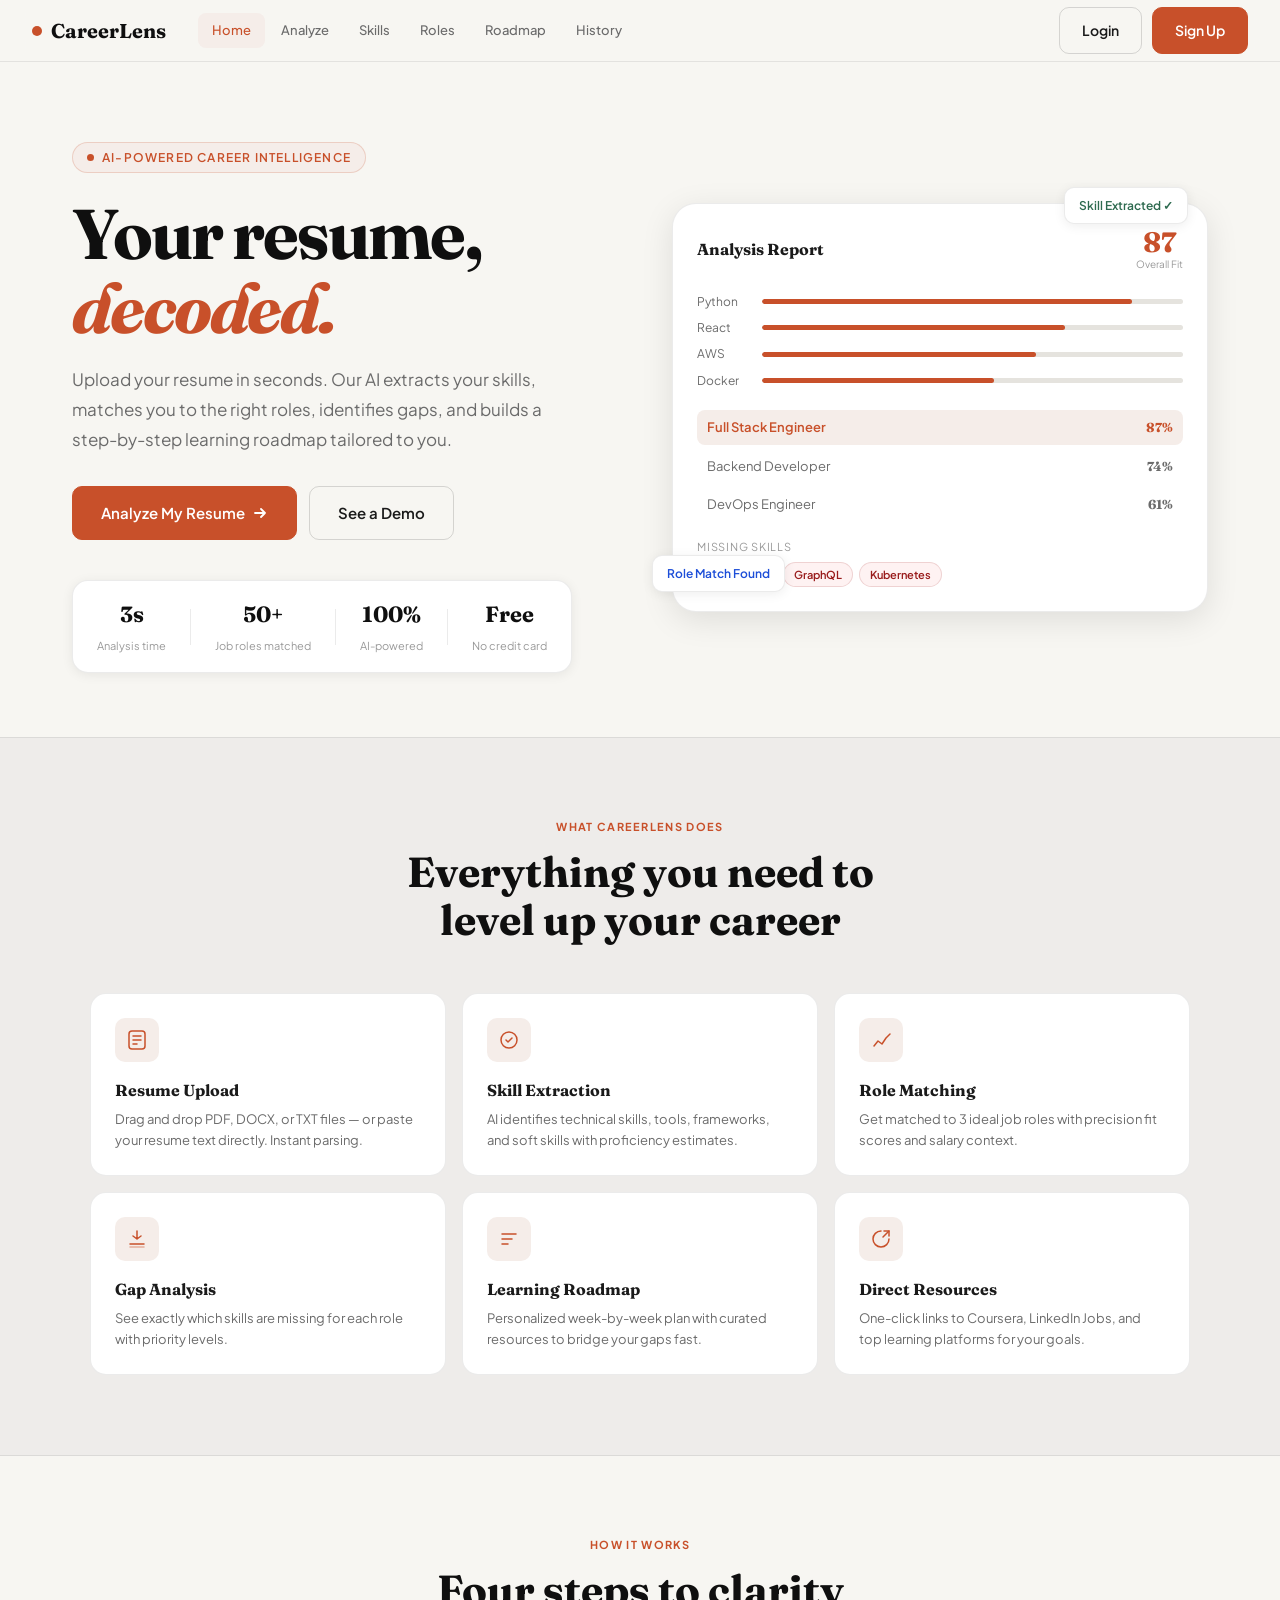
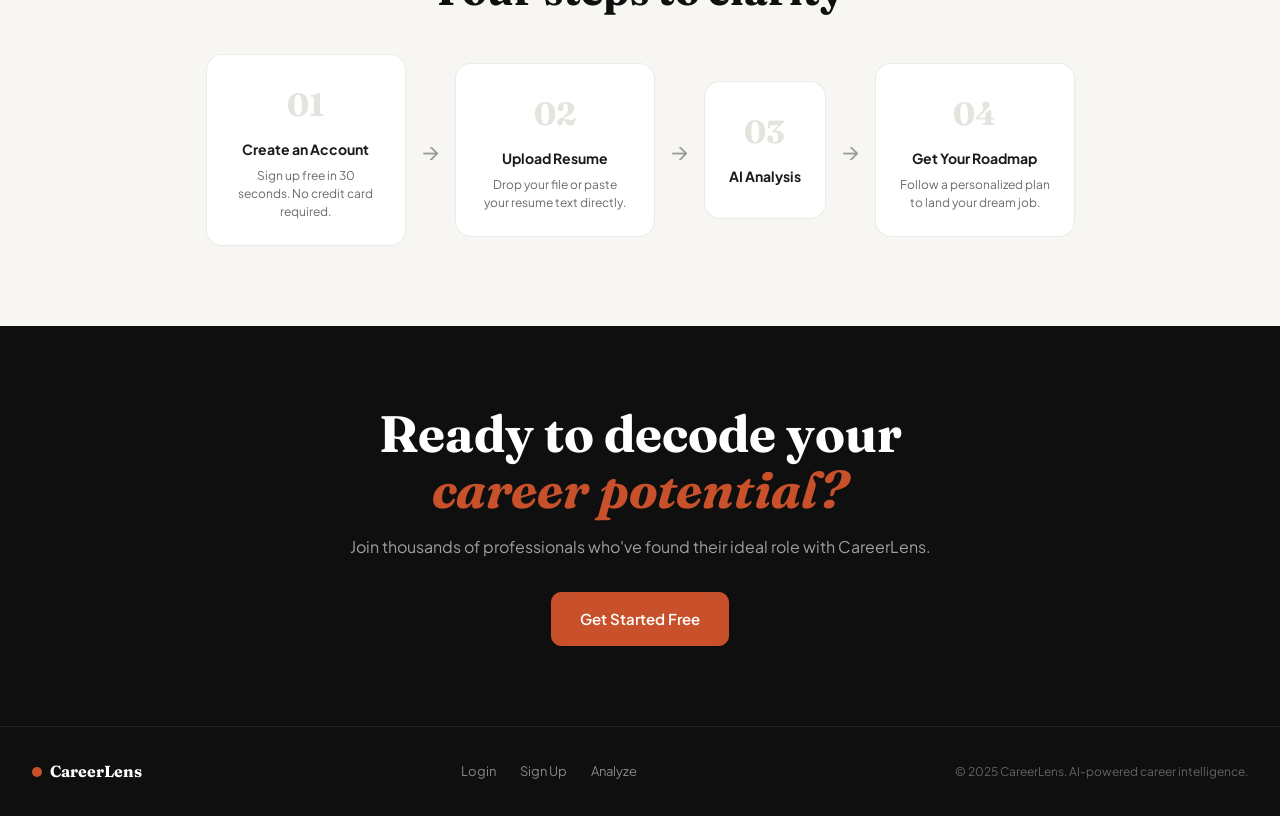
<file: index.html>
<!DOCTYPE html>
<html lang="en">
<head>
  <meta charset="UTF-8"/>
  <meta name="viewport" content="width=device-width, initial-scale=1.0"/>
  <title>CareerLens — AI Resume Screener</title>
  <link rel="stylesheet" href="css/shared.css"/>
  <link rel="stylesheet" href="css/home.css"/>
</head>
<body>
  <div id="navbarPlaceholder"></div>

  <!-- HERO -->
  <section class="hero">
    <div class="hero-inner">
      <div class="hero-eyebrow">
        <span class="eyebrow-dot"></span>AI-Powered Career Intelligence
      </div>
      <h1 class="hero-title">
        Your resume,<br/><em>decoded.</em>
      </h1>
      <p class="hero-sub">
        Upload your resume in seconds. Our AI extracts your skills, matches you to the right roles,
        identifies gaps, and builds a step-by-step learning roadmap tailored to you.
      </p>
      <div class="hero-cta">
        <a class="btn btn-accent btn-lg" href="pages/analyze.html" id="heroCta">
          Analyze My Resume
          <svg width="16" height="16" viewBox="0 0 16 16" fill="none"><path d="M3 8H13M13 8L9 4M13 8L9 12" stroke="currentColor" stroke-width="1.8" stroke-linecap="round" stroke-linejoin="round"/></svg>
        </a>
        <a class="btn btn-outline btn-lg" href="pages/login.html" id="heroSecondary">See a Demo</a>
      </div>
      <div class="hero-stats">
        <div class="hstat"><span class="hstat-n">3s</span><span class="hstat-l">Analysis time</span></div>
        <div class="hstat-sep"></div>
        <div class="hstat"><span class="hstat-n">50+</span><span class="hstat-l">Job roles matched</span></div>
        <div class="hstat-sep"></div>
        <div class="hstat"><span class="hstat-n">100%</span><span class="hstat-l">AI-powered</span></div>
        <div class="hstat-sep"></div>
        <div class="hstat"><span class="hstat-n">Free</span><span class="hstat-l">No credit card</span></div>
      </div>
    </div>
    <div class="hero-visual">
      <div class="mock-card">
        <div class="mock-header">
          <div class="mock-title">Analysis Report</div>
          <div class="mock-score-wrap">
            <div class="mock-score">87</div>
            <div class="mock-score-lbl">Overall Fit</div>
          </div>
        </div>
        <div class="mock-skills">
          <div class="mock-skill-row"><span>Python</span><div class="mock-bar"><div style="width:88%"></div></div></div>
          <div class="mock-skill-row"><span>React</span><div class="mock-bar"><div style="width:72%"></div></div></div>
          <div class="mock-skill-row"><span>AWS</span><div class="mock-bar"><div style="width:65%"></div></div></div>
          <div class="mock-skill-row"><span>Docker</span><div class="mock-bar"><div style="width:55%"></div></div></div>
        </div>
        <div class="mock-roles">
          <div class="mock-role active-role">
            <span>Full Stack Engineer</span>
            <span class="mock-pct">87%</span>
          </div>
          <div class="mock-role">
            <span>Backend Developer</span>
            <span class="mock-pct">74%</span>
          </div>
          <div class="mock-role">
            <span>DevOps Engineer</span>
            <span class="mock-pct">61%</span>
          </div>
        </div>
        <div class="mock-gaps">
          <div class="mock-gap-label">Missing Skills</div>
          <div class="mock-gap-badges">
            <span>TypeScript</span><span>GraphQL</span><span>Kubernetes</span>
          </div>
        </div>
      </div>
      <div class="hero-float float-1">Skill Extracted ✓</div>
      <div class="hero-float float-2">Role Match Found</div>
    </div>
  </section>

  <!-- FEATURES -->
  <section class="features">
    <div class="features-header">
      <div class="section-eyebrow">What CareerLens Does</div>
      <h2 class="section-title">Everything you need to<br/>level up your career</h2>
    </div>
    <div class="features-grid">
      <div class="feature-card">
        <div class="feat-icon">
          <svg width="22" height="22" viewBox="0 0 22 22" fill="none"><rect x="3" y="2" width="16" height="18" rx="3" stroke="currentColor" stroke-width="1.5"/><path d="M7 7H15M7 11H15M7 15H11" stroke="currentColor" stroke-width="1.5" stroke-linecap="round"/></svg>
        </div>
        <h3 class="feat-title">Resume Upload</h3>
        <p class="feat-desc">Drag and drop PDF, DOCX, or TXT files — or paste your resume text directly. Instant parsing.</p>
      </div>
      <div class="feature-card">
        <div class="feat-icon">
          <svg width="22" height="22" viewBox="0 0 22 22" fill="none"><circle cx="11" cy="11" r="8" stroke="currentColor" stroke-width="1.5"/><path d="M8 11L10 13L14 9" stroke="currentColor" stroke-width="1.5" stroke-linecap="round" stroke-linejoin="round"/></svg>
        </div>
        <h3 class="feat-title">Skill Extraction</h3>
        <p class="feat-desc">AI identifies technical skills, tools, frameworks, and soft skills with proficiency estimates.</p>
      </div>
      <div class="feature-card">
        <div class="feat-icon">
          <svg width="22" height="22" viewBox="0 0 22 22" fill="none"><path d="M4 17L8 12L12 15L16 9L20 5" stroke="currentColor" stroke-width="1.5" stroke-linecap="round" stroke-linejoin="round"/></svg>
        </div>
        <h3 class="feat-title">Role Matching</h3>
        <p class="feat-desc">Get matched to 3 ideal job roles with precision fit scores and salary context.</p>
      </div>
      <div class="feature-card">
        <div class="feat-icon">
          <svg width="22" height="22" viewBox="0 0 22 22" fill="none"><path d="M11 3V11M11 11L7 8M11 11L15 8" stroke="currentColor" stroke-width="1.5" stroke-linecap="round" stroke-linejoin="round"/><path d="M4 16H18" stroke="currentColor" stroke-width="1.5" stroke-linecap="round"/><path d="M4 19H18" stroke="currentColor" stroke-width="1.5" stroke-linecap="round" opacity="0.4"/></svg>
        </div>
        <h3 class="feat-title">Gap Analysis</h3>
        <p class="feat-desc">See exactly which skills are missing for each role with priority levels.</p>
      </div>
      <div class="feature-card">
        <div class="feat-icon">
          <svg width="22" height="22" viewBox="0 0 22 22" fill="none"><path d="M4 6H18M4 11H14M4 16H10" stroke="currentColor" stroke-width="1.5" stroke-linecap="round"/></svg>
        </div>
        <h3 class="feat-title">Learning Roadmap</h3>
        <p class="feat-desc">Personalized week-by-week plan with curated resources to bridge your gaps fast.</p>
      </div>
      <div class="feature-card">
        <div class="feat-icon">
          <svg width="22" height="22" viewBox="0 0 22 22" fill="none"><path d="M11 3C6.6 3 3 6.6 3 11C3 15.4 6.6 19 11 19C15.4 19 19 15.4 19 11" stroke="currentColor" stroke-width="1.5" stroke-linecap="round"/><path d="M14 3L19 3L19 8" stroke="currentColor" stroke-width="1.5" stroke-linecap="round" stroke-linejoin="round"/><path d="M19 3L13 9" stroke="currentColor" stroke-width="1.5" stroke-linecap="round"/></svg>
        </div>
        <h3 class="feat-title">Direct Resources</h3>
        <p class="feat-desc">One-click links to Coursera, LinkedIn Jobs, and top learning platforms for your goals.</p>
      </div>
    </div>
  </section>

  <!-- HOW IT WORKS -->
  <section class="how-it-works">
    <div class="section-eyebrow" style="text-align:center">How It Works</div>
    <h2 class="section-title" style="text-align:center">Four steps to clarity</h2>
    <div class="steps-row">
      <div class="step">
        <div class="step-n">01</div>
        <div class="step-title">Create an Account</div>
        <div class="step-desc">Sign up free in 30 seconds. No credit card required.</div>
      </div>
      <div class="step-arrow">→</div>
      <div class="step">
        <div class="step-n">02</div>
        <div class="step-title">Upload Resume</div>
        <div class="step-desc">Drop your file or paste your resume text directly.</div>
      </div>
      <div class="step-arrow">→</div>
      <div class="step">
        <div class="step-n">03</div>
        <div class="step-title">AI Analysis</div>
      </div>
      <div class="step-arrow">→</div>
      <div class="step">
        <div class="step-n">04</div>
        <div class="step-title">Get Your Roadmap</div>
        <div class="step-desc">Follow a personalized plan to land your dream job.</div>
      </div>
    </div>
  </section>

  <!-- CTA -->
  <section class="cta-section">
    <h2 class="cta-title">Ready to decode your<br/><em>career potential?</em></h2>
    <p class="cta-sub">Join thousands of professionals who've found their ideal role with CareerLens.</p>
    <a class="btn btn-accent btn-lg" href="pages/register.html">Get Started Free</a>
  </section>

  <!-- FOOTER -->
  <footer class="footer">
    <div class="footer-brand">
      <span class="nav-brand-dot"></span> CareerLens
    </div>
    <div class="footer-links">
      <a href="pages/login.html">Login</a>
      <a href="pages/register.html">Sign Up</a>
      <a href="pages/analyze.html">Analyze</a>
    </div>
    <div class="footer-copy">© 2025 CareerLens. AI-powered career intelligence.</div>
  </footer>

  <script src="js/shared.js"></script>
  <script>
    document.addEventListener('DOMContentLoaded', () => {
      initNavbar('home');
      const session = Auth.getSession();
      if (session) {
        const cta = document.getElementById('heroCta');
        const sec = document.getElementById('heroSecondary');
        if (cta) cta.textContent = 'Continue Analyzing →';
        if (sec) { sec.textContent = 'My Results'; sec.href = 'pages/skills.html'; }
      }
    });
  </script>
</body>
</html>
</file>
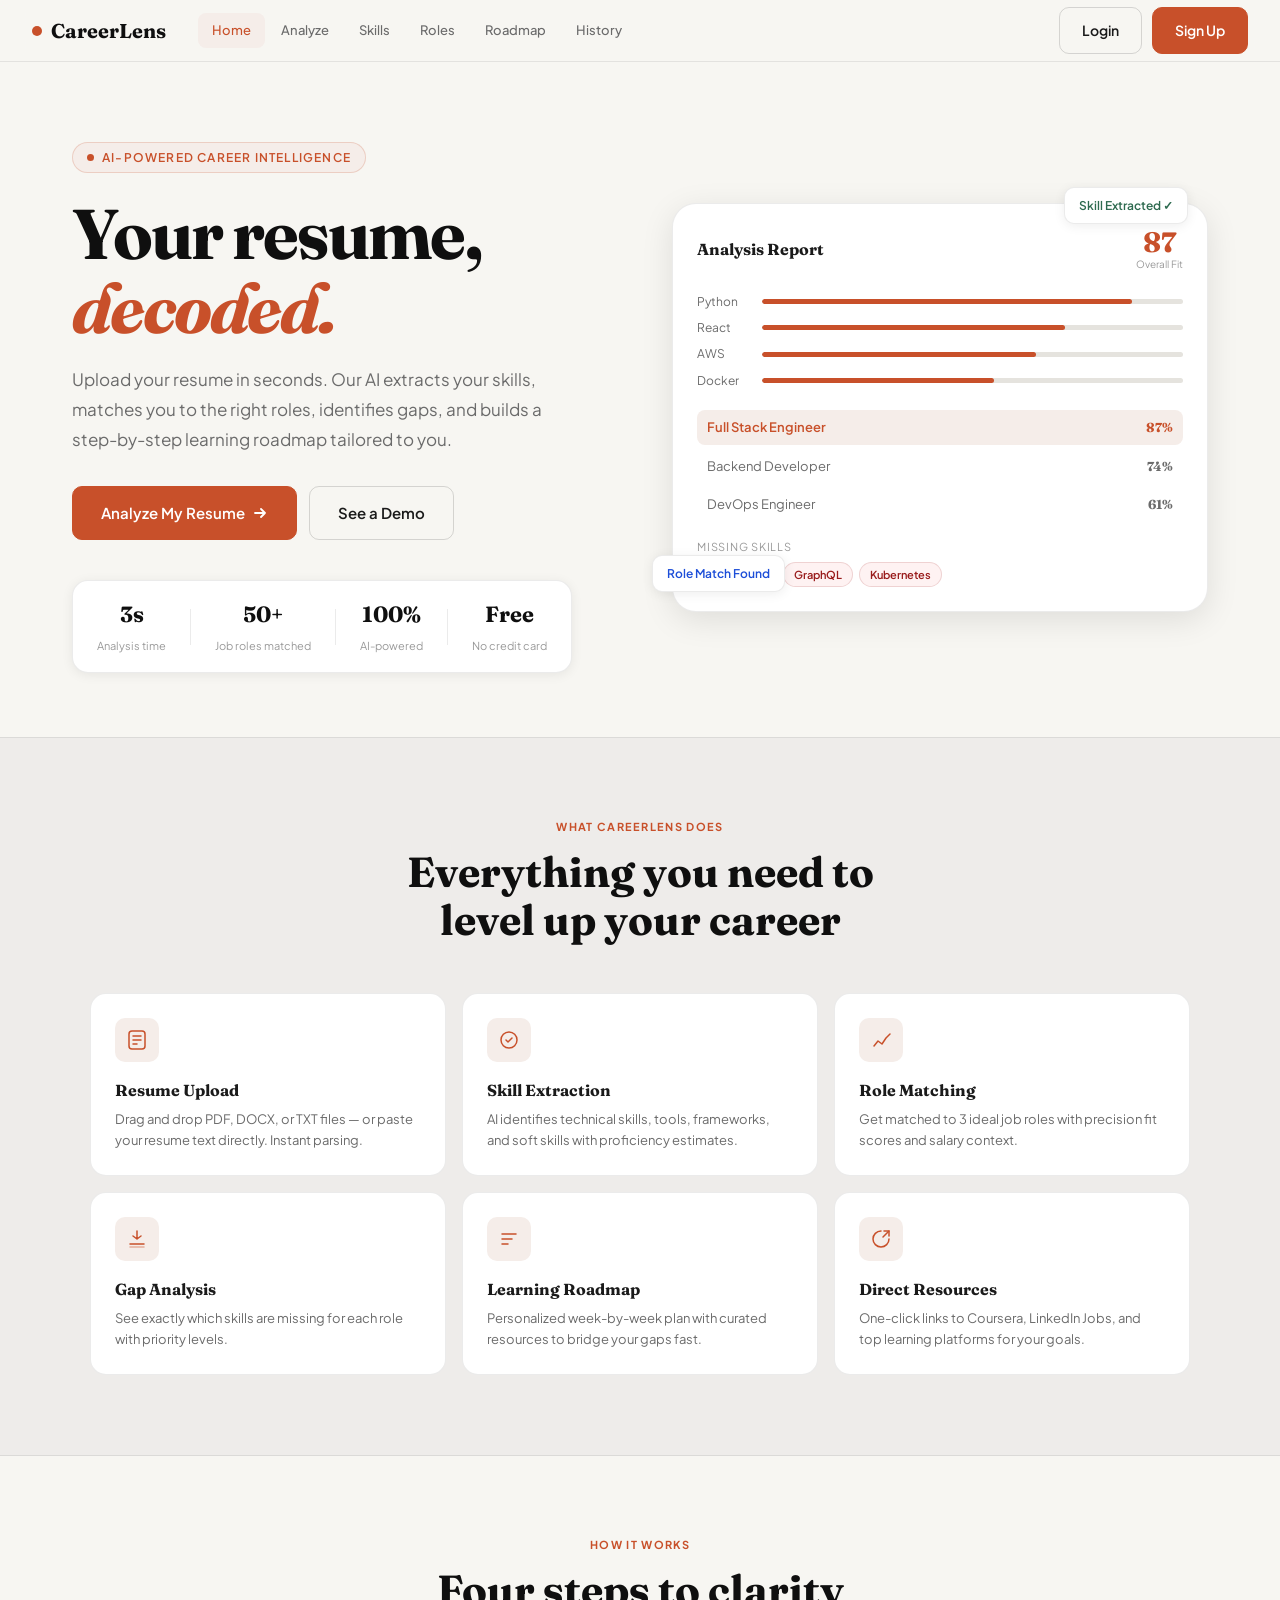
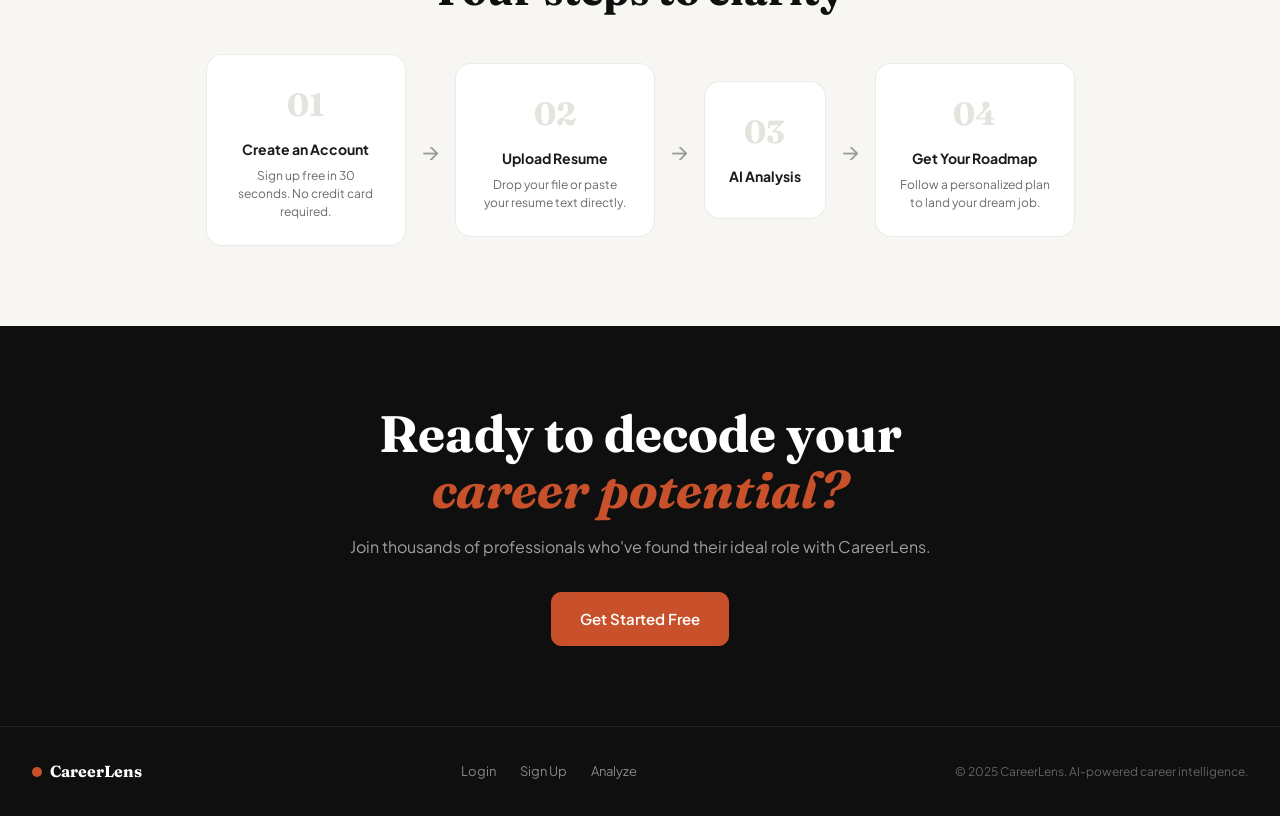
<file: careerlens/index.html>
<!DOCTYPE html>
<html lang="en">
<head>
  <meta charset="UTF-8"/>
  <meta name="viewport" content="width=device-width, initial-scale=1.0"/>
  <title>CareerLens — AI Resume Screener</title>
  <link rel="stylesheet" href="css/shared.css"/>
  <link rel="stylesheet" href="css/home.css"/>
</head>
<body>
  <div id="navbarPlaceholder"></div>

  <!-- HERO -->
  <section class="hero">
    <div class="hero-inner">
      <div class="hero-eyebrow">
        <span class="eyebrow-dot"></span>AI-Powered Career Intelligence
      </div>
      <h1 class="hero-title">
        Your resume,<br/><em>decoded.</em>
      </h1>
      <p class="hero-sub">
        Upload your resume in seconds. Our AI extracts your skills, matches you to the right roles,
        identifies gaps, and builds a step-by-step learning roadmap tailored to you.
      </p>
      <div class="hero-cta">
        <a class="btn btn-accent btn-lg" href="pages/analyze.html" id="heroCta">
          Analyze My Resume
          <svg width="16" height="16" viewBox="0 0 16 16" fill="none"><path d="M3 8H13M13 8L9 4M13 8L9 12" stroke="currentColor" stroke-width="1.8" stroke-linecap="round" stroke-linejoin="round"/></svg>
        </a>
        <a class="btn btn-outline btn-lg" href="pages/login.html" id="heroSecondary">See a Demo</a>
      </div>
      <div class="hero-stats">
        <div class="hstat"><span class="hstat-n">3s</span><span class="hstat-l">Analysis time</span></div>
        <div class="hstat-sep"></div>
        <div class="hstat"><span class="hstat-n">50+</span><span class="hstat-l">Job roles matched</span></div>
        <div class="hstat-sep"></div>
        <div class="hstat"><span class="hstat-n">100%</span><span class="hstat-l">AI-powered</span></div>
        <div class="hstat-sep"></div>
        <div class="hstat"><span class="hstat-n">Free</span><span class="hstat-l">No credit card</span></div>
      </div>
    </div>
    <div class="hero-visual">
      <div class="mock-card">
        <div class="mock-header">
          <div class="mock-title">Analysis Report</div>
          <div class="mock-score-wrap">
            <div class="mock-score">87</div>
            <div class="mock-score-lbl">Overall Fit</div>
          </div>
        </div>
        <div class="mock-skills">
          <div class="mock-skill-row"><span>Python</span><div class="mock-bar"><div style="width:88%"></div></div></div>
          <div class="mock-skill-row"><span>React</span><div class="mock-bar"><div style="width:72%"></div></div></div>
          <div class="mock-skill-row"><span>AWS</span><div class="mock-bar"><div style="width:65%"></div></div></div>
          <div class="mock-skill-row"><span>Docker</span><div class="mock-bar"><div style="width:55%"></div></div></div>
        </div>
        <div class="mock-roles">
          <div class="mock-role active-role">
            <span>Full Stack Engineer</span>
            <span class="mock-pct">87%</span>
          </div>
          <div class="mock-role">
            <span>Backend Developer</span>
            <span class="mock-pct">74%</span>
          </div>
          <div class="mock-role">
            <span>DevOps Engineer</span>
            <span class="mock-pct">61%</span>
          </div>
        </div>
        <div class="mock-gaps">
          <div class="mock-gap-label">Missing Skills</div>
          <div class="mock-gap-badges">
            <span>TypeScript</span><span>GraphQL</span><span>Kubernetes</span>
          </div>
        </div>
      </div>
      <div class="hero-float float-1">Skill Extracted ✓</div>
      <div class="hero-float float-2">Role Match Found</div>
    </div>
  </section>

  <!-- FEATURES -->
  <section class="features">
    <div class="features-header">
      <div class="section-eyebrow">What CareerLens Does</div>
      <h2 class="section-title">Everything you need to<br/>level up your career</h2>
    </div>
    <div class="features-grid">
      <div class="feature-card">
        <div class="feat-icon">
          <svg width="22" height="22" viewBox="0 0 22 22" fill="none"><rect x="3" y="2" width="16" height="18" rx="3" stroke="currentColor" stroke-width="1.5"/><path d="M7 7H15M7 11H15M7 15H11" stroke="currentColor" stroke-width="1.5" stroke-linecap="round"/></svg>
        </div>
        <h3 class="feat-title">Resume Upload</h3>
        <p class="feat-desc">Drag and drop PDF, DOCX, or TXT files — or paste your resume text directly. Instant parsing.</p>
      </div>
      <div class="feature-card">
        <div class="feat-icon">
          <svg width="22" height="22" viewBox="0 0 22 22" fill="none"><circle cx="11" cy="11" r="8" stroke="currentColor" stroke-width="1.5"/><path d="M8 11L10 13L14 9" stroke="currentColor" stroke-width="1.5" stroke-linecap="round" stroke-linejoin="round"/></svg>
        </div>
        <h3 class="feat-title">Skill Extraction</h3>
        <p class="feat-desc">AI identifies technical skills, tools, frameworks, and soft skills with proficiency estimates.</p>
      </div>
      <div class="feature-card">
        <div class="feat-icon">
          <svg width="22" height="22" viewBox="0 0 22 22" fill="none"><path d="M4 17L8 12L12 15L16 9L20 5" stroke="currentColor" stroke-width="1.5" stroke-linecap="round" stroke-linejoin="round"/></svg>
        </div>
        <h3 class="feat-title">Role Matching</h3>
        <p class="feat-desc">Get matched to 3 ideal job roles with precision fit scores and salary context.</p>
      </div>
      <div class="feature-card">
        <div class="feat-icon">
          <svg width="22" height="22" viewBox="0 0 22 22" fill="none"><path d="M11 3V11M11 11L7 8M11 11L15 8" stroke="currentColor" stroke-width="1.5" stroke-linecap="round" stroke-linejoin="round"/><path d="M4 16H18" stroke="currentColor" stroke-width="1.5" stroke-linecap="round"/><path d="M4 19H18" stroke="currentColor" stroke-width="1.5" stroke-linecap="round" opacity="0.4"/></svg>
        </div>
        <h3 class="feat-title">Gap Analysis</h3>
        <p class="feat-desc">See exactly which skills are missing for each role with priority levels.</p>
      </div>
      <div class="feature-card">
        <div class="feat-icon">
          <svg width="22" height="22" viewBox="0 0 22 22" fill="none"><path d="M4 6H18M4 11H14M4 16H10" stroke="currentColor" stroke-width="1.5" stroke-linecap="round"/></svg>
        </div>
        <h3 class="feat-title">Learning Roadmap</h3>
        <p class="feat-desc">Personalized week-by-week plan with curated resources to bridge your gaps fast.</p>
      </div>
      <div class="feature-card">
        <div class="feat-icon">
          <svg width="22" height="22" viewBox="0 0 22 22" fill="none"><path d="M11 3C6.6 3 3 6.6 3 11C3 15.4 6.6 19 11 19C15.4 19 19 15.4 19 11" stroke="currentColor" stroke-width="1.5" stroke-linecap="round"/><path d="M14 3L19 3L19 8" stroke="currentColor" stroke-width="1.5" stroke-linecap="round" stroke-linejoin="round"/><path d="M19 3L13 9" stroke="currentColor" stroke-width="1.5" stroke-linecap="round"/></svg>
        </div>
        <h3 class="feat-title">Direct Resources</h3>
        <p class="feat-desc">One-click links to Coursera, LinkedIn Jobs, and top learning platforms for your goals.</p>
      </div>
    </div>
  </section>

  <!-- HOW IT WORKS -->
  <section class="how-it-works">
    <div class="section-eyebrow" style="text-align:center">How It Works</div>
    <h2 class="section-title" style="text-align:center">Four steps to clarity</h2>
    <div class="steps-row">
      <div class="step">
        <div class="step-n">01</div>
        <div class="step-title">Create an Account</div>
        <div class="step-desc">Sign up free in 30 seconds. No credit card required.</div>
      </div>
      <div class="step-arrow">→</div>
      <div class="step">
        <div class="step-n">02</div>
        <div class="step-title">Upload Resume</div>
        <div class="step-desc">Drop your file or paste your resume text directly.</div>
      </div>
      <div class="step-arrow">→</div>
      <div class="step">
        <div class="step-n">03</div>
        <div class="step-title">AI Analysis</div>
      </div>
      <div class="step-arrow">→</div>
      <div class="step">
        <div class="step-n">04</div>
        <div class="step-title">Get Your Roadmap</div>
        <div class="step-desc">Follow a personalized plan to land your dream job.</div>
      </div>
    </div>
  </section>

  <!-- CTA -->
  <section class="cta-section">
    <h2 class="cta-title">Ready to decode your<br/><em>career potential?</em></h2>
    <p class="cta-sub">Join thousands of professionals who've found their ideal role with CareerLens.</p>
    <a class="btn btn-accent btn-lg" href="pages/register.html">Get Started Free</a>
  </section>

  <!-- FOOTER -->
  <footer class="footer">
    <div class="footer-brand">
      <span class="nav-brand-dot"></span> CareerLens
    </div>
    <div class="footer-links">
      <a href="pages/login.html">Login</a>
      <a href="pages/register.html">Sign Up</a>
      <a href="pages/analyze.html">Analyze</a>
    </div>
    <div class="footer-copy">© 2025 CareerLens. AI-powered career intelligence.</div>
  </footer>

  <script src="js/shared.js"></script>
  <script>
    document.addEventListener('DOMContentLoaded', () => {
      initNavbar('home');
      const session = Auth.getSession();
      if (session) {
        const cta = document.getElementById('heroCta');
        const sec = document.getElementById('heroSecondary');
        if (cta) cta.textContent = 'Continue Analyzing →';
        if (sec) { sec.textContent = 'My Results'; sec.href = 'pages/skills.html'; }
      }
    });
  </script>
</body>
</html>
</file>
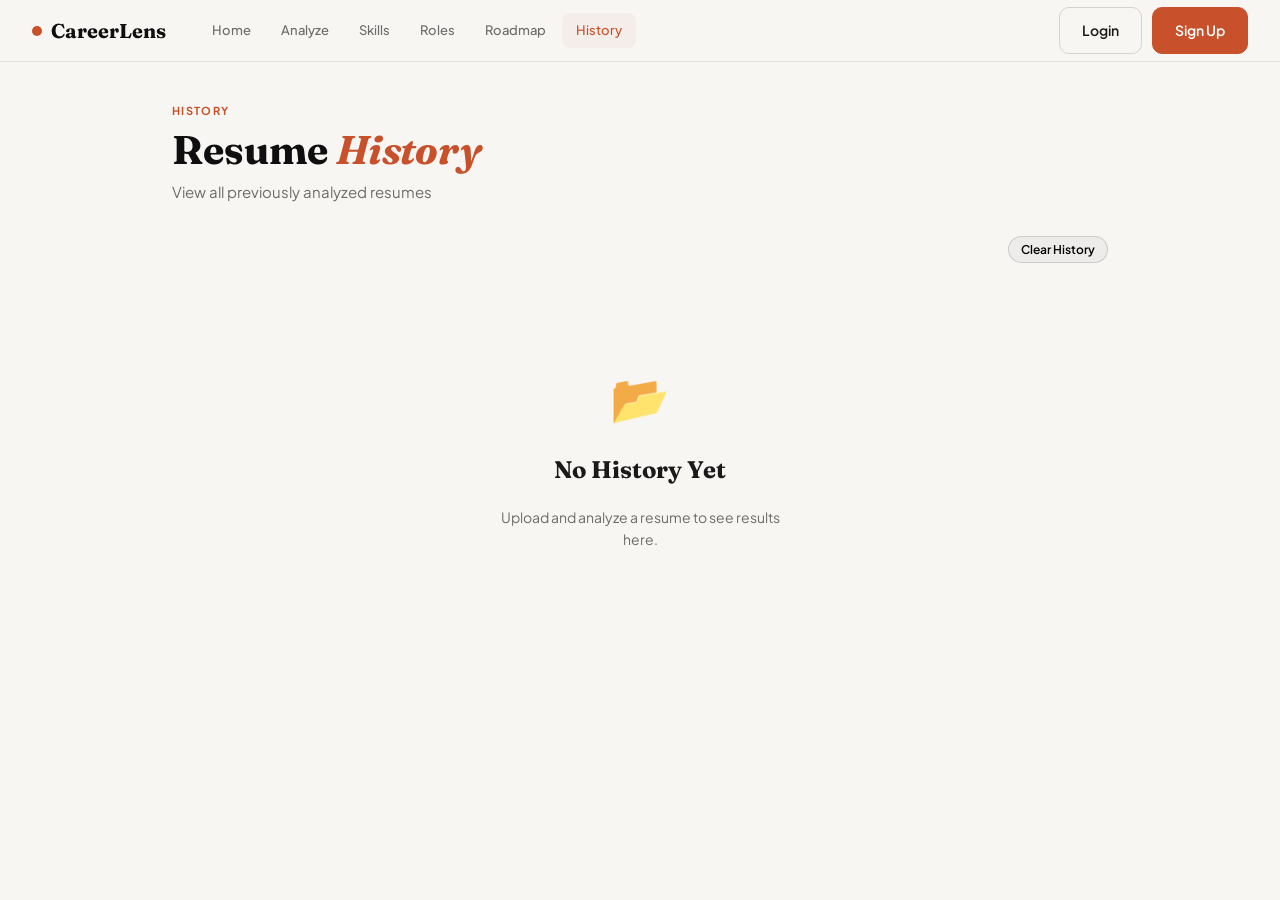
<file: pages/history.html>
<!DOCTYPE html>
<html lang="en">
<head>
  <meta charset="UTF-8" />
  <meta name="viewport" content="width=device-width, initial-scale=1.0"/>
  <title>History — CareerLens</title>

  <!-- Your existing CSS -->
  <link rel="stylesheet" href="../css/shared.css"/>
  <link rel="stylesheet" href="../css/pages.css"/>

  <!-- Shared JS -->
  <script src="../js/shared.js"></script>
</head>

<body>
<div id="navbarPlaceholder"></div>
<div class="page-container">

  <!-- HEADER -->
  <div class="page-header">
    <div class="page-eyebrow">History</div>
    <h1 class="page-title">Resume <em>History</em></h1>
    <p class="page-sub">View all previously analyzed resumes</p>
  </div>

  <!-- ACTION BUTTON -->
  <div class="page-nav-row">
    <button class="history-btn" onclick="clearAll()">Clear History</button>
  </div>

  <!-- HISTORY LIST -->
  <div id="historyContainer" class="history-list"></div>

</div>

<script>
function loadHistory() {
  const history = getHistory();
  const container = document.getElementById("historyContainer");

  container.innerHTML = "";

  if (history.length === 0) {
    container.innerHTML = `
      <div class="empty-gate">
        <div class="empty-icon-lg">📂</div>
        <h2>No History Yet</h2>
        <p>Upload and analyze a resume to see results here.</p>
      </div>
    `;
    return;
  }

  history.reverse().forEach(item => {

    // Show top 5 skills
    const skills = item.data.extracted_skills
      ?.slice(0, 5)
      .map(s => `<span class="badge">${s.name}</span>`)
      .join("") || "";

    const div = document.createElement("div");
    div.className = "history-card";

    div.innerHTML = `
      <div class="history-top">
        <div class="history-name">${item.data.name || "Unknown"}</div>
        <div class="history-date">${item.date}</div>
      </div>

      <div class="history-score">
        Score: ${item.data.overall_score || 0}
      </div>

      <div class="history-skills">
        ${skills}
      </div>

      <div class="history-actions">
        <button class="history-btn" onclick='viewResult(${JSON.stringify(item.data)})'>
          View Details
        </button>
      </div>
    `;

    container.appendChild(div);
  });
}

// VIEW RESULT
function viewResult(data) {
  localStorage.setItem("selected_history", JSON.stringify(data));
  window.location.href = "analyze.html";
}

// CLEAR HISTORY
function clearAll() {
  if (confirm("Are you sure you want to clear all history?")) {
    clearHistory();
    loadHistory();
  }
}


</script>

<script>
document.addEventListener("DOMContentLoaded", () => {
  const user = Auth.getSession?.();
  initNavbar('history', user);   // ✅ THIS LINE SHOWS NAVBAR
  loadHistory();
});
</script>
</body>
</html>
</file>
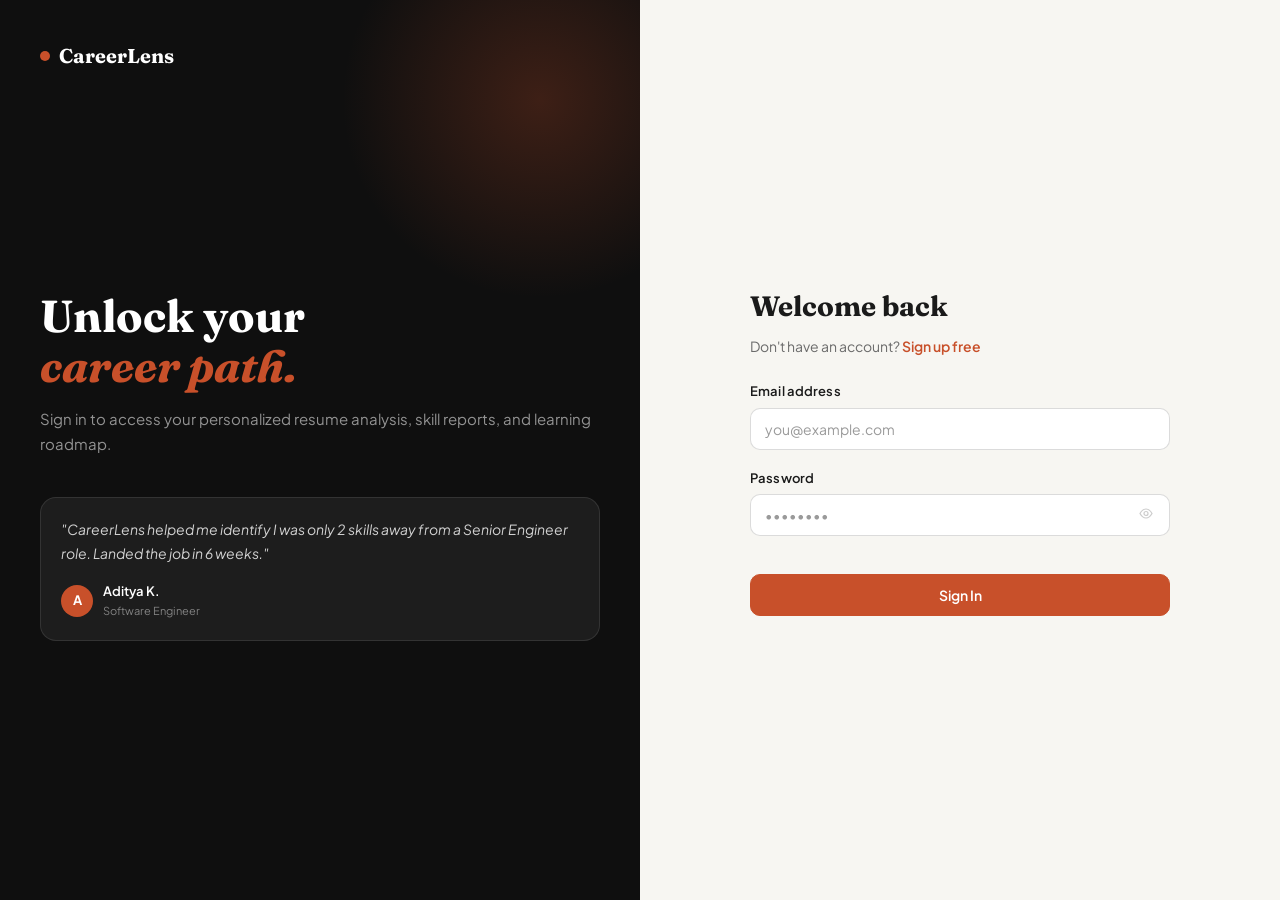
<file: careerlens/pages/login.html>
<!DOCTYPE html>
<html lang="en">
<head>
  <meta charset="UTF-8"/>
  <meta name="viewport" content="width=device-width, initial-scale=1.0"/>
  <title>Login — CareerLens</title>
  <link rel="stylesheet" href="../css/shared.css"/>
  <link rel="stylesheet" href="../css/auth.css"/>
</head>
<body class="auth-page">
  <div class="auth-wrap">
    <!-- LEFT PANEL -->
    <div class="auth-left">
      <a class="auth-logo" href="../index.html">
        <div class="nav-brand-dot"></div>CareerLens
      </a>
      <div class="auth-left-body">
        <h1 class="auth-left-title">Unlock your<br/><em>career path.</em></h1>
        <p class="auth-left-sub">Sign in to access your personalized resume analysis, skill reports, and learning roadmap.</p>
        <div class="auth-testimonials">
          <div class="testimonial">
            <p class="t-quote">"CareerLens helped me identify I was only 2 skills away from a Senior Engineer role. Landed the job in 6 weeks."</p>
            <div class="t-author">
              <div class="t-avatar">A</div>
              <div><div class="t-name">Aditya K.</div><div class="t-role">Software Engineer</div></div>
            </div>
          </div>
        </div>
      </div>
    </div>

    <!-- RIGHT PANEL (FORM) -->
    <div class="auth-right">
      <div class="auth-form-wrap page-fade">
        <div class="auth-form-header">
          <h2 class="auth-form-title">Welcome back</h2>
          <p class="auth-form-sub">Don't have an account? <a href="register.html" class="auth-link">Sign up free</a></p>
        </div>

        <!-- EMAIL INPUT -->
        <div class="form-group">
          <label class="form-label" for="email">Email address</label>
          <input class="form-input" id="email" type="email" placeholder="you@example.com" autocomplete="email"/>
          <div class="error-msg" id="emailErr"></div>
        </div>

        <!-- PASSWORD INPUT -->
        <div class="form-group">
          <label class="form-label" for="password">Password</label>
          <div class="input-pw-wrap">
            <input class="form-input" id="password" type="password" placeholder="••••••••" autocomplete="current-password"/>
            <button class="pw-toggle" type="button" onclick="togglePw('password', this)" aria-label="Show password">
              <svg width="16" height="16" viewBox="0 0 16 16" fill="none"><path d="M2 8C2 8 4.5 3.5 8 3.5C11.5 3.5 14 8 14 8C14 8 11.5 12.5 8 12.5C4.5 12.5 2 8 2 8Z" stroke="currentColor" stroke-width="1.2"/><circle cx="8" cy="8" r="2" stroke="currentColor" stroke-width="1.2"/></svg>
            </button>
          </div>
          <div class="error-msg" id="passwordErr"></div>
        </div>

        <!-- LOGIN BUTTON -->
        <button class="btn btn-accent btn-full" style="margin-top:1.25rem" id="loginBtn" onclick="doLogin()">
          <span id="loginBtnText">Sign In</span>
        </button>

        

        <!-- SOCIAL BUTTONS -->
        
      </div>
    </div>
  </div>

  <script src="../js/shared.js"></script>
  
  <script type="module">
  const API_BASE_URL = 'https://resume-backend-q39r.onrender.com/api';

  window.doLogin = async function() {
    const email = document.getElementById('email').value.trim();
    const password = document.getElementById('password').value;

    if (!email || !password) {
      alert("Please enter email and password");
      return;
    }

    try {
      const response = await fetch(`${API_BASE_URL}/auth/login`, {
        method: 'POST',
        headers: { 'Content-Type': 'application/json' },
        body: JSON.stringify({ email, password })
      });

      const result = await response.json();

      if (response.ok) {
        localStorage.setItem('cl_token', result.token);
        localStorage.setItem('cl_user', JSON.stringify(result.user));
        window.location.href = "analyze.html";
      } else {
        throw new Error(result.error || "Login failed");
      }
    } catch (error) {
      alert("Login Failed: " + error.message);
    }
  };

  window.togglePw = (id, btn) => {
    const inp = document.getElementById(id);
    inp.type = inp.type === 'password' ? 'text' : 'password';
    btn.style.opacity = inp.type === 'text' ? '1' : '0.5';
  };
</script>
</body>
</html>
</file>
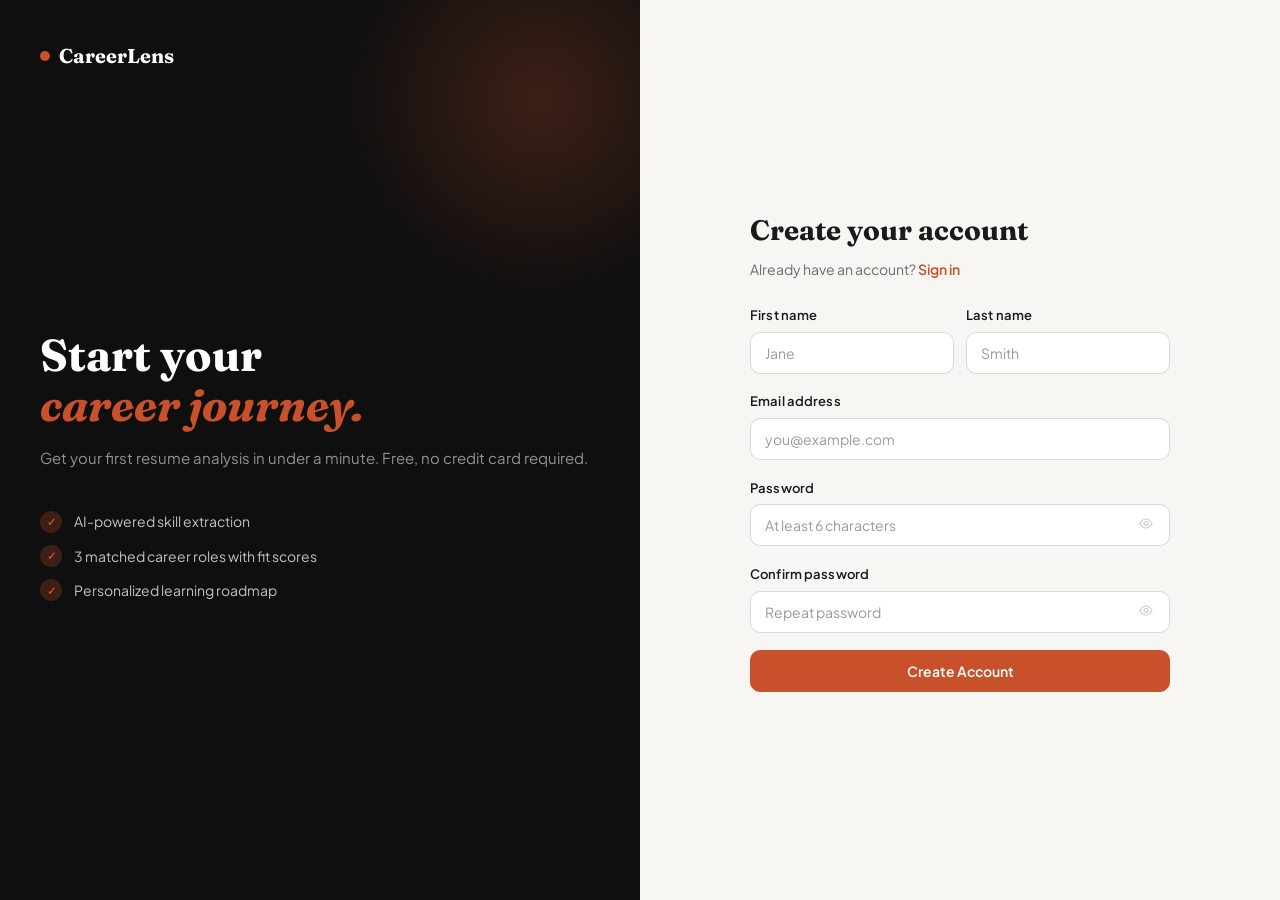
<file: careerlens/pages/register.html>
<!DOCTYPE html>
<html lang="en">
<head>
  <meta charset="UTF-8"/>
  <meta name="viewport" content="width=device-width, initial-scale=1.0"/>
  <title>Register — CareerLens</title>
  <link rel="stylesheet" href="../css/shared.css"/>
  <link rel="stylesheet" href="../css/auth.css"/>
</head>
<body class="auth-page">
  <div class="auth-wrap">
    <!-- LEFT PANEL -->
    <div class="auth-left">
      <a class="auth-logo" href="../index.html">
        <div class="nav-brand-dot"></div>CareerLens
      </a>
      <div class="auth-left-body">
        <h1 class="auth-left-title">Start your<br/><em>career journey.</em></h1>
        <p class="auth-left-sub">Get your first resume analysis in under a minute. Free, no credit card required.</p>
        <div class="benefit-list">
          <div class="benefit-item">
            <div class="benefit-check">✓</div>
            <span>AI-powered skill extraction</span>
          </div>
          <div class="benefit-item">
            <div class="benefit-check">✓</div>
            <span>3 matched career roles with fit scores</span>
          </div>
          <div class="benefit-item">
            <div class="benefit-check">✓</div>
            <span>Personalized learning roadmap</span>
          </div>
        </div>
      </div>
    </div>

    <!-- RIGHT PANEL (FORM) -->
    <div class="auth-right">
      <div class="auth-form-wrap page-fade">
        <div class="auth-form-header">
          <h2 class="auth-form-title">Create your account</h2>
          <p class="auth-form-sub">Already have an account? <a href="login.html" class="auth-link">Sign in</a></p>
        </div>

        <div class="form-row">
          <div class="form-group">
            <label class="form-label" for="firstName">First name</label>
            <input class="form-input" id="firstName" type="text" placeholder="Jane"/>
            <div class="error-msg" id="firstNameErr"></div>
          </div>
          <div class="form-group">
            <label class="form-label" for="lastName">Last name</label>
            <input class="form-input" id="lastName" type="text" placeholder="Smith"/>
            <div class="error-msg" id="lastNameErr"></div>
          </div>
        </div>

        <div class="form-group">
          <label class="form-label" for="email">Email address</label>
          <input class="form-input" id="email" type="email" placeholder="you@example.com"/>
          <div class="error-msg" id="emailErr"></div>
        </div>

        <div class="form-group">
          <label class="form-label" for="password">Password</label>
          <div class="input-pw-wrap">
            <input class="form-input" id="password" type="password" placeholder="At least 6 characters"/>
            <button class="pw-toggle" type="button" onclick="togglePw('password', this)">
                <svg width="16" height="16" viewBox="0 0 16 16" fill="none"><path d="M2 8C2 8 4.5 3.5 8 3.5C11.5 3.5 14 8 14 8C14 8 11.5 12.5 8 12.5C4.5 12.5 2 8 2 8Z" stroke="currentColor" stroke-width="1.2"/><circle cx="8" cy="8" r="2" stroke="currentColor" stroke-width="1.2"/></svg>
            </button>
          </div>
          <div class="error-msg" id="passwordErr"></div>
        </div>

        <div class="form-group">
          <label class="form-label" for="confirm">Confirm password</label>
          <div class="input-pw-wrap">
            <input class="form-input" id="confirm" type="password" placeholder="Repeat password"/>
            <button class="pw-toggle" type="button" onclick="togglePw('confirm', this)">
                <svg width="16" height="16" viewBox="0 0 16 16" fill="none"><path d="M2 8C2 8 4.5 3.5 8 3.5C11.5 3.5 14 8 14 8C14 8 11.5 12.5 8 12.5C4.5 12.5 2 8 2 8Z" stroke="currentColor" stroke-width="1.2"/><circle cx="8" cy="8" r="2" stroke="currentColor" stroke-width="1.2"/></svg>
            </button>
          </div>
          <div class="error-msg" id="confirmErr"></div>
        </div>

        <button class="btn btn-accent btn-full" id="registerBtn" onclick="doRegister()">
          <span id="registerBtnText">Create Account</span>
        </button>

        
        
      </div>
    </div>
  </div>

  <script src="../js/shared.js"></script>
  
 <script type="module">
  const API_BASE_URL = 'https://resume-backend-q39r.onrender.com/api';

  window.doRegister = async function() {
    const firstName = document.getElementById('firstName').value.trim();
    const lastName = document.getElementById('lastName').value.trim();
    const email = document.getElementById('email').value.trim();
    const password = document.getElementById('password').value;
    const confirm = document.getElementById('confirm').value;

    if (!email || password.length < 6 || password !== confirm) {
      alert("Please ensure email is valid, passwords match and are at least 6 characters.");
      return;
    }

    try {
      const response = await fetch(`${API_BASE_URL}/auth/register`, {
        method: 'POST',
        headers: { 'Content-Type': 'application/json' },
        body: JSON.stringify({
          name: `${firstName} ${lastName}`,
          email: email,
          password: password
        })
      });

      const result = await response.json();

      if (response.ok) {
        // Store JWT and user info for the session
        localStorage.setItem('cl_token', result.token);
        localStorage.setItem('cl_user', JSON.stringify(result.user));
        window.location.href = "analyze.html";
      } else {
        throw new Error(result.error || "Registration failed");
      }
    } catch (error) {
      alert("Registration Error: " + error.message);
    }
  };

  // Keep togglePw and doGoogleLogin (if your backend supports Google OAuth later)
  window.togglePw = (id, btn) => {
    const inp = document.getElementById(id);
    inp.type = inp.type === 'password' ? 'text' : 'password';
    btn.style.opacity = inp.type === 'text' ? '1' : '0.5';
  };
</script>
</body>
</html>
</file>
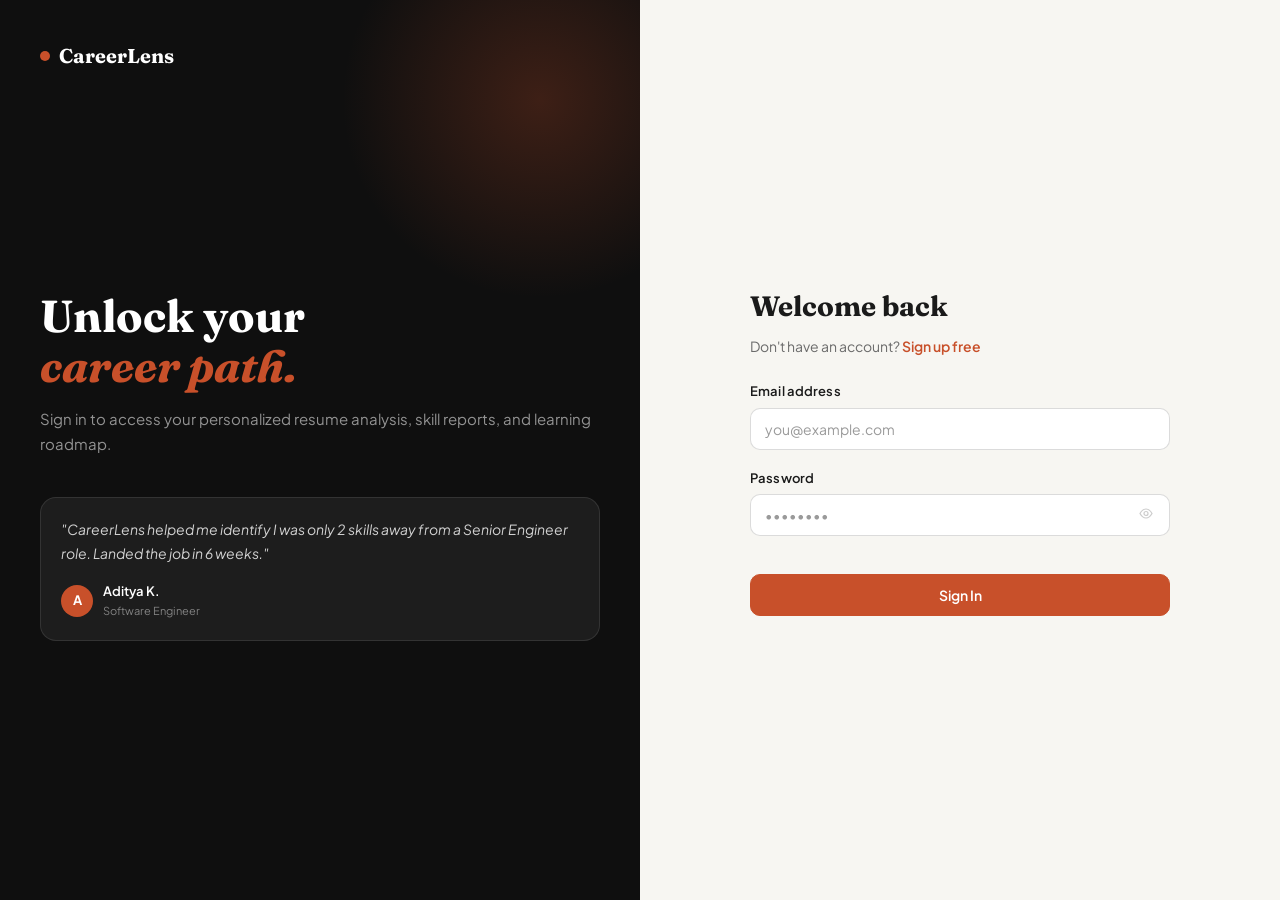
<file: careerlens/pages/roadmap.html>
<!DOCTYPE html>
<html lang="en">
<head>
  <meta charset="UTF-8"/>
  <meta name="viewport" content="width=device-width, initial-scale=1.0"/>
  <title>Learning Roadmap — CareerLens</title>
  <link rel="stylesheet" href="../css/shared.css"/>
  <link rel="stylesheet" href="../css/pages.css"/>
</head>
<body>
  <div id="navbarPlaceholder"></div>
  <div class="page-container page-fade">
    <!-- Gate shown if no analysis data exists -->
    <div class="empty-gate" id="emptyGate" style="display:none">
      <div class="empty-icon-lg">◈</div>
      <h2>No role selected</h2>
      <p>Select a career role first to generate your personalized roadmap.</p>
      <a class="btn btn-accent" href="roles.html">Choose a Role</a>
    </div>

    <div id="mainContent"></div>
  </div>

  <script src="../js/shared.js"></script>

  <script type="module">
  // ✅ Removed Firebase imports and logic
  document.addEventListener('DOMContentLoaded', () => {
    // 1. Custom Auth Guard: Check for session
    const user = JSON.parse(localStorage.getItem('cl_user'));
    const token = localStorage.getItem('cl_token');

    if (!user || !token) {
      window.location.href = 'login.html';
      return;
    }

    // 2. Initialize Navbar
    initNavbar('roadmap', user);

    // 3. Setup Logout manually
    const logBtn = document.getElementById('logoutBtn');
    if (logBtn) {
      logBtn.onclick = () => {
        localStorage.removeItem('cl_user');
        localStorage.removeItem('cl_token');
        localStorage.removeItem('cl_analysis');
        localStorage.removeItem('cl_completed_steps');
        window.location.href = '../index.html';
      };
    }

    // 4. Load Analysis and Role Data
    const d = AnalysisStore.get();
    let role = AnalysisStore.getSelectedRole();

    if (!d) {
      document.getElementById('emptyGate').style.display = 'flex';
      return;
    }

    // Default to the first match if no role was explicitly selected
    if (!role && d.role_matches && d.role_matches.length > 0) {
      role = d.role_matches[0];
      AnalysisStore.setSelectedRole(role);
    }

    if (!role) {
      document.getElementById('emptyGate').style.display = 'flex';
    } else {
      render(d, role);
    }
  });

  function render(d, role) {
    const gaps = role.missing_skills || [];
    const steps = gaps.map((skill, i) => ({
      week: `WEEK 0${i + 1}`,
      topic: `Mastering ${skill}`,
      difficulty: i === 0 ? 'Intermediate' : 'Advanced',
      priority: 'High',
      impact: `+${Math.round(100 / (gaps.length + 1))}% Match`,
      description: `Mastering ${skill} is critical for ${role.title} roles. This week covers architecture and advanced usage.`,
      resources: `Docs, Tutorials, and Hands-on labs for ${skill}.`
    }));

    steps.push({
      week: `FINAL PHASE`,
      topic: `Portfolio Capstone Project`,
      difficulty: 'Expert',
      priority: 'High',
      impact: "Ready for Interview",
      description: `Apply your new knowledge of ${gaps.join(', ')} to build a production-grade application for your portfolio.`,
      resources: "Self-guided project with GitHub Deployment."
    });

    const priorityConfig = {
      high: { color: '#991b1b', bg: '#fef2f2', border: 'rgba(153,27,27,0.2)', label: 'High' },
      medium: { color: '#92400e', bg: '#fffbeb', border: 'rgba(146,64,14,0.2)', label: 'Medium' }
    };

    const completedSteps = JSON.parse(localStorage.getItem('cl_completed_steps') || '[]');
    const query = encodeURIComponent(role.title);

    document.getElementById('mainContent').innerHTML = `
        <div class="page-header">
          <div class="page-eyebrow">Step 04 — Learning Roadmap</div>
          <h1 class="page-title">Roadmap for <em>${d.name || 'Professional'}</em></h1>
          <p class="page-sub">Closing critical gaps to reach 100% match for <strong>${role.title}</strong>.</p>
        </div>

        <div class="roadmap-context-bar">
          <div class="rc-left">
            <div class="rc-role">${role.title}</div>
            <div class="badges-wrap" style="margin-top:8px">
              ${gaps.length > 0 
                ? gaps.map(s => `<span class="badge badge-red">Gap: ${s}</span>`).join('') 
                : '<span class="badge badge-green">Technical Ready</span>'}
            </div>
          </div>
          <div class="rc-right">
            ${scoreRingHTML(role.match_score || role.matchScore || 0, 72, 6, '#c8502a', 'match')}
          </div>
        </div>

        <div class="card" style="margin-bottom:1.5rem">
          <div class="progress-header">
            <span class="card-section-title">Certification Progress</span>
            <span class="progress-count">${completedSteps.length} / ${steps.length} Tasks</span>
          </div>
          <div class="progress-track">
            <div class="progress-fill" style="width:${steps.length ? (completedSteps.length / steps.length * 100) : 0}%"></div>
          </div>
        </div>

        <div class="roadmap-timeline">
          ${steps.map((step, i) => {
            const p = priorityConfig[step.priority?.toLowerCase()] || priorityConfig.medium;
            const done = completedSteps.includes(i);
            return `
              <div class="rm-item ${done ? 'rm-done' : ''}">
                <div class="rm-connector"></div>
                <div class="rm-dot" style="background:${done ? p.color : '#fff'}; border-color:${p.color}; color:${done ? '#fff' : p.color}">
                  ${done ? '✓' : (i + 1)}
                </div>
                <div class="rm-body">
                  <div class="rm-meta">
                    <span class="rm-week">${step.week}</span>
                    <span class="badge" style="background:#eee; color:#444; font-size:10px">${step.difficulty.toUpperCase()}</span>
                    <span class="priority-pill" style="background:${p.bg};color:${p.color};border:1px solid ${p.border}">${step.impact}</span>
                  </div>
                  <div class="rm-topic">${step.topic}</div>
                  <p class="rm-desc" style="font-size: 0.9rem; color: #555; margin: 8px 0;">${step.description}</p>
                  <div class="rm-resources">
                    <strong>Resources:</strong> ${step.resources}
                  </div>
                  <button class="rm-check-btn" onclick="toggleStep(${i})" style="color:${p.color};border-color:${p.border}">
                    ${done ? '✓ Completed' : 'Mark as Finished'}
                  </button>
                </div>
              </div>`;
          }).join('')}
        </div>

        <div class="roadmap-actions">
          <a class="btn btn-outline" href="https://github.com/search?q=${query}+project" target="_blank">
            Search ${role.title} Projects
          </a>
          <a class="btn btn-outline" href="https://www.coursera.org/search?query=${query}" target="_blank">
            Courses on Coursera
          </a>
          <a class="btn btn-outline" href="https://www.linkedin.com/jobs/search/?keywords=${query}" target="_blank">
            LinkedIn Jobs
          </a>
          <button class="btn btn-outline" onclick="resetProgress()">Reset Roadmap</button>
        </div>

        <div class="page-nav-row" style="margin-top:1.5rem">
          <a class="btn btn-outline" href="roles.html">← Change Role</a>
          <a class="btn btn-accent" href="analyze.html">Analyze New Resume</a>
        </div>
      `;
  }

  window.toggleStep = function(i) {
    let done = JSON.parse(localStorage.getItem('cl_completed_steps') || '[]');
    if (done.includes(i)) done = done.filter(x => x !== i);
    else done.push(i);
    localStorage.setItem('cl_completed_steps', JSON.stringify(done));

    const d = AnalysisStore.get();
    const role = AnalysisStore.getSelectedRole();
    render(d, role);
  };

  window.resetProgress = function() {
    if (confirm("Reset your learning progress?")) {
      localStorage.removeItem('cl_completed_steps');
      const d = AnalysisStore.get();
      const role = AnalysisStore.getSelectedRole();
      render(d, role);
    }
  };
</script>
</body>
</html>
</file>
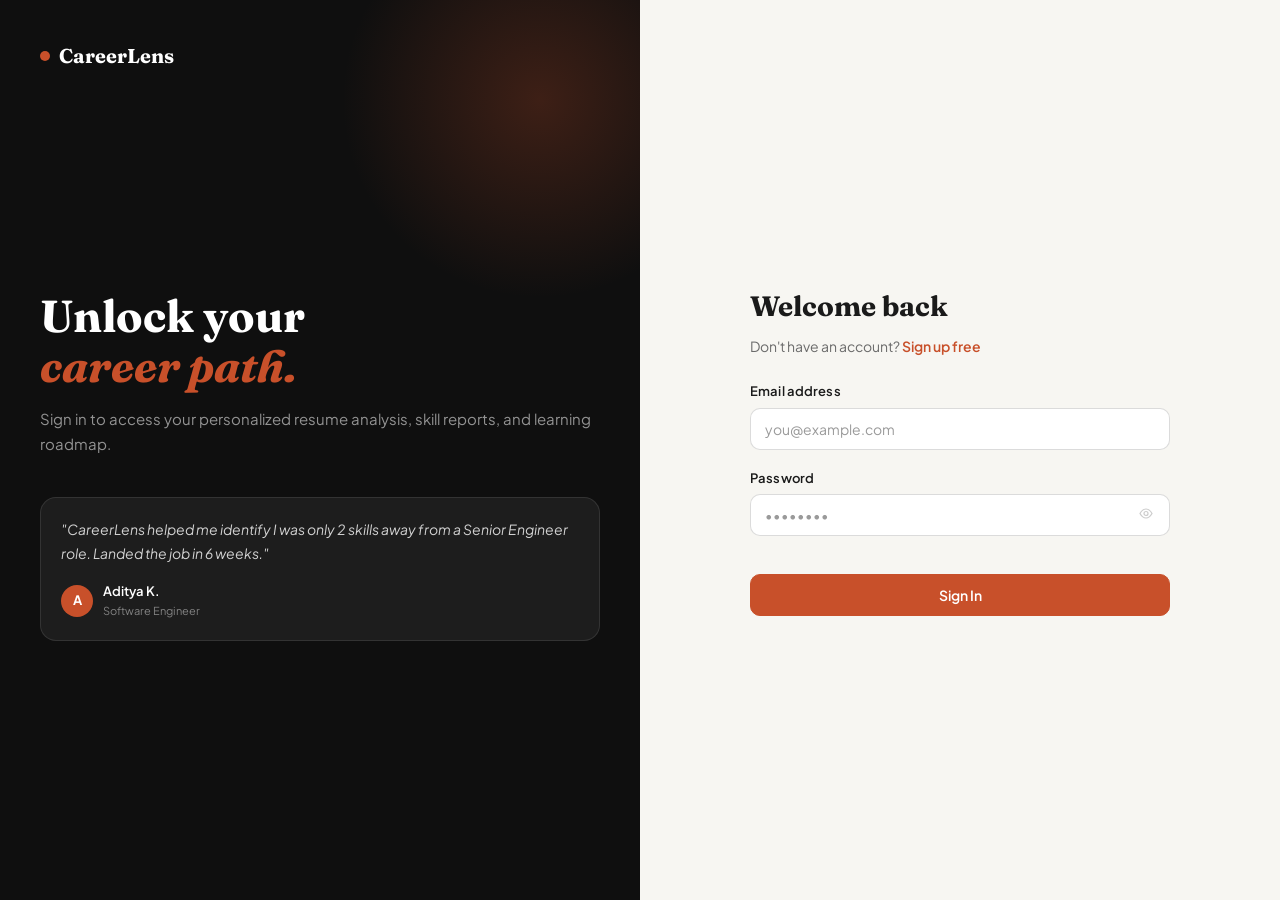
<file: careerlens/pages/roles.html>
<!DOCTYPE html>
<html lang="en">
<head>
  <meta charset="UTF-8"/>
  <meta name="viewport" content="width=device-width, initial-scale=1.0"/>
  <title>Role Matches — CareerLens</title>
  <link rel="stylesheet" href="../css/shared.css"/>
  <link rel="stylesheet" href="../css/pages.css"/>
</head>
<body>
  <div id="navbarPlaceholder"></div>
  <div class="page-container page-fade" id="pageContent">
    <div class="empty-gate" id="emptyGate" style="display:none">
      <div class="empty-icon-lg">◈</div>
      <h2>No analysis yet</h2>
      <p>Analyze your resume first to see matched career roles.</p>
      <a class="btn btn-accent" href="analyze.html">Go to Analyze</a>
    </div>
    
    <div id="mainContent"></div>
  </div>

  <script src="../js/shared.js"></script>
  
 <script type="module">
  // ✅ Removed Firebase imports that were causing the crash
  const RING_COLORS = ['#c8502a', '#1d4ed8', '#2d6a4f'];

  document.addEventListener('DOMContentLoaded', () => {
    // 1. Custom Auth Guard
    const user = JSON.parse(localStorage.getItem('cl_user'));
    const token = localStorage.getItem('cl_token');

    if (!user || !token) {
      window.location.href = 'login.html';
      return;
    }

    // 2. Initialize Navbar
    initNavbar('roles', user);

    // 3. Setup Logout manually
    const logBtn = document.getElementById('logoutBtn');
    if (logBtn) {
      logBtn.onclick = () => {
        localStorage.removeItem('cl_user');
        localStorage.removeItem('cl_token');
        localStorage.removeItem('cl_analysis');
        window.location.href = '../index.html';
      };
    }

    // 4. Load Analysis Data
    const d = AnalysisStore.get();
    if (!d || !d.role_matches) {
      document.getElementById('emptyGate').style.display = 'flex';
    } else {
      render(d);
    }
  });

  function render(d) {
    const topRole = d.role_matches[0];
    const allMissing = topRole ? topRole.missing_skills : [];

    document.getElementById('mainContent').innerHTML = `
        <div class="page-header">
          <div class="page-eyebrow">Step 03 — Career Role Matches</div>
          <h1 class="page-title">Your matched roles</h1>
          <p class="page-sub">Click any role to generate your personalized learning roadmap.</p>
        </div>

        <div class="card" style="margin-bottom:1.5rem">
          <div class="card-section-title">ALL MISSING SKILLS (FOR TOP MATCH)</div>
          <div class="badges-wrap">
            ${allMissing.length > 0 
              ? allMissing.map(s => `<span class="badge badge-red">${s}</span>`).join('') 
              : '<span class="badge badge-green">✓ Perfect Match! No missing skills.</span>'}
          </div>
        </div>

        <div class="roles-list">
          ${d.role_matches.map((role, i) => roleCard(role, i)).join('')}
        </div>

        <div class="page-nav-row">
          <a class="btn btn-outline" href="skills.html">← Back to Skills</a>
          <button class="btn btn-accent" onclick="goToRoadmap()">View Roadmap →</button>
        </div>
      `;
  }

  function roleCard(role, i) {
    const color = RING_COLORS[i % RING_COLORS.length];
    const selected = AnalysisStore.getSelectedRole();
    const isSelected = selected && selected.title === role.title;

    return `
        <div class="role-card-full ${isSelected ? 'role-selected' : ''}" id="rc-${i}" onclick="selectRole(${i})">
          <div class="role-card-left">
            <div class="role-rank">#${i + 1}</div>
            <div class="role-card-body">
              <div class="role-card-title">${role.title}</div>
              <div class="role-skill-sections">
                <div>
                  <div class="role-skill-label">REQUIRED SKILLS</div>
                  <div class="badges-wrap">
                    ${(role.required_skills || []).map(s => `<span class="badge badge-green">${s}</span>`).join('')}
                  </div>
                </div>
                <div>
                  <div class="role-skill-label">MISSING SKILLS</div>
                  <div class="badges-wrap">
                    ${(role.missing_skills || []).length > 0 
                      ? role.missing_skills.map(s => `<span class="badge badge-red">${s}</span>`).join('') 
                      : '<span class="badge badge-green">None</span>'}
                  </div>
                </div>
              </div>
            </div>
          </div>
          <div class="role-card-right">
           ${scoreRingHTML(role.match_score || role.matchScore || 0, 80, 6, color, 'match')}
            <div class="role-select-btn" id="rsb-${i}">
              ${isSelected ? '✓ Selected' : 'Select Role'}
            </div>
          </div>
        </div>`;
  }

  window.selectRole = function(i) {
    const d = AnalysisStore.get();
    const role = d.role_matches[i];
    AnalysisStore.setSelectedRole(role);

    document.querySelectorAll('.role-card-full').forEach((el, idx) => {
      el.classList.toggle('role-selected', idx === i);
      const rsb = document.getElementById('rsb-' + idx);
      if (rsb) rsb.textContent = idx === i ? '✓ Selected' : 'Select Role';
    });
    showToast('Role selected: ' + role.title, 'success');
  };

  window.goToRoadmap = function() {
    const sel = AnalysisStore.getSelectedRole();
    if (!sel) return showToast("Please select a role first", "error");
    window.location.href = 'roadmap.html';
  }
</script>
</body>
</html>
</file>
<file: css/shared.css>
@import url('https://fonts.googleapis.com/css2?family=Plus+Jakarta+Sans:wght@300;400;500;600;700;800&family=Fraunces:ital,wght@0,300;0,600;0,700;1,300;1,600&display=swap');

*, *::before, *::after { box-sizing: border-box; margin: 0; padding: 0; }

:root {
  --bg:         #f7f6f2;
  --bg2:        #eeecea;
  --bg3:        #e5e3de;
  --surface:    #ffffff;
  --border:     rgba(0,0,0,0.08);
  --border2:    rgba(0,0,0,0.14);
  --text:       #1a1a1a;
  --muted:      #6b6b6b;
  --muted2:     #9a9a9a;
  --ink:        #0f0f0f;
  --accent:     #c8502a;
  --accent-lt:  #f5ede9;
  --accent-dk:  #a03e1f;
  --green:      #2d6a4f;
  --green-lt:   #e8f4ef;
  --blue:       #1d4ed8;
  --blue-lt:    #eff6ff;
  --amber:      #92400e;
  --amber-lt:   #fffbeb;
  --red:        #991b1b;
  --red-lt:     #fef2f2;
  --font-head:  'Fraunces', Georgia, serif;
  --font-body:  'Plus Jakarta Sans', sans-serif;
  --r:          10px;
  --r-lg:       16px;
  --r-xl:       24px;
  --shadow:     0 2px 12px rgba(0,0,0,0.07);
  --shadow-lg:  0 8px 32px rgba(0,0,0,0.1);
}

html { scroll-behavior: smooth; }
body {
  background: var(--bg);
  color: var(--text);
  font-family: var(--font-body);
  font-size: 15px;
  line-height: 1.6;
  min-height: 100vh;
}

a { color: inherit; text-decoration: none; }
button, input, textarea, select { font-family: inherit; }
img { max-width: 100%; }

/* ── UTILITY ─── */
.hidden { display: none !important; }
.sr-only { position:absolute; width:1px; height:1px; overflow:hidden; clip:rect(0,0,0,0); }

/* ── FORM ELEMENTS ─── */
.form-group { margin-bottom: 1.1rem; }
.form-label {
  display: block; font-size: 13px; font-weight: 600;
  color: var(--text); margin-bottom: 6px; letter-spacing: 0.01em;
}
.form-input {
  width: 100%; padding: 11px 14px;
  border: 1.5px solid var(--border2); border-radius: var(--r);
  background: var(--surface); color: var(--text);
  font-size: 14px; outline: none; transition: border-color 0.2s, box-shadow 0.2s;
}
.form-input:focus {
  border-color: var(--accent);
  box-shadow: 0 0 0 3px rgba(200,80,42,0.12);
}
.form-input::placeholder { color: var(--muted2); }
.form-input.error { border-color: var(--red); }

.error-msg {
  font-size: 12px; color: var(--red);
  margin-top: 4px; display: none;
}
.error-msg.show { display: block; }

/* ── BUTTONS ─── */
.btn {
  display: inline-flex; align-items: center; justify-content: center;
  gap: 7px; padding: 11px 22px; border-radius: var(--r);
  font-size: 14px; font-weight: 600; cursor: pointer;
  border: 1.5px solid transparent; transition: all 0.18s;
  font-family: var(--font-body);
}
.btn-primary {
  background: var(--ink); color: #fff; border-color: var(--ink);
}
.btn-primary:hover { background: #333; border-color: #333; transform: translateY(-1px); box-shadow: var(--shadow); }
.btn-primary:active { transform: translateY(0); }
.btn-accent {
  background: var(--accent); color: #fff; border-color: var(--accent);
}
.btn-accent:hover { background: var(--accent-dk); border-color: var(--accent-dk); transform: translateY(-1px); }
.btn-outline {
  background: transparent; color: var(--text); border-color: var(--border2);
}
.btn-outline:hover { border-color: var(--text); background: var(--bg2); }
.btn-lg { padding: 14px 28px; font-size: 15px; }
.btn-full { width: 100%; }
.btn:disabled { opacity: 0.5; cursor: not-allowed; transform: none !important; }

/* ── NAVBAR ─── */
.navbar {
  background: rgba(247,246,242,0.92); backdrop-filter: blur(12px);
  border-bottom: 1px solid var(--border);
  position: sticky; top: 0; z-index: 100;
  padding: 0 2rem; height: 62px;
  display: flex; align-items: center; gap: 2rem;
}
.nav-brand {
  display: flex; align-items: center; gap: 9px;
  font-family: var(--font-head); font-size: 20px; font-weight: 700; color: var(--ink);
}
.nav-brand-dot {
  width: 10px; height: 10px; border-radius: 50%; background: var(--accent);
}
.nav-links { display: flex; gap: 2px; flex: 1; }
.nav-link {
  padding: 7px 14px; border-radius: 8px; font-size: 13px; font-weight: 500;
  color: var(--muted); cursor: pointer; transition: all 0.15s;
}
.nav-link:hover { color: var(--text); background: var(--bg2); }
.nav-link.active { color: var(--accent); background: var(--accent-lt); }
.nav-right { display: flex; align-items: center; gap: 10px; }
.nav-avatar {
  width: 34px; height: 34px; border-radius: 50%;
  background: var(--ink); color: #fff;
  display: flex; align-items: center; justify-content: center;
  font-size: 13px; font-weight: 700; cursor: pointer;
}
.nav-user-name { font-size: 13px; font-weight: 600; color: var(--text); }

/* ── CARD ─── */
.card {
  background: var(--surface); border: 1px solid var(--border);
  border-radius: var(--r-lg); padding: 1.5rem; box-shadow: var(--shadow);
}

/* ── BADGE ─── */
.badge {
  display: inline-flex; align-items: center;
  padding: 3px 11px; border-radius: 20px;
  font-size: 12px; font-weight: 600; border: 1px solid;
}
.badge-green { background: var(--green-lt); color: var(--green); border-color: rgba(45,106,79,0.2); }
.badge-red   { background: var(--red-lt);   color: var(--red);   border-color: rgba(153,27,27,0.2); }
.badge-blue  { background: var(--blue-lt);  color: var(--blue);  border-color: rgba(29,78,216,0.2); }
.badge-amber { background: var(--amber-lt); color: var(--amber); border-color: rgba(146,64,14,0.2); }
.badge-accent{ background: var(--accent-lt);color: var(--accent);border-color: rgba(200,80,42,0.2); }
.badge-gray  { background: var(--bg2);      color: var(--muted); border-color: var(--border2); }

/* ── TOAST ─── */
.toast-container {
  position: fixed; bottom: 24px; right: 24px; z-index: 9999;
  display: flex; flex-direction: column; gap: 10px;
}
.toast {
  background: var(--ink); color: #fff; padding: 12px 18px;
  border-radius: var(--r); font-size: 13px; font-weight: 500;
  box-shadow: var(--shadow-lg); animation: slideIn 0.3s ease;
  max-width: 320px;
}
.toast.success { background: var(--green); }
.toast.error   { background: var(--red); }
@keyframes slideIn {
  from { transform: translateX(100%); opacity: 0; }
  to   { transform: translateX(0); opacity: 1; }
}

/* ── LOADING SPINNER ─── */
.spinner {
  width: 20px; height: 20px; border-radius: 50%;
  border: 2px solid rgba(255,255,255,0.3);
  border-top-color: #fff; animation: spin 0.8s linear infinite;
  display: inline-block;
}
.spinner-dark {
  border-color: rgba(0,0,0,0.15); border-top-color: var(--ink);
}
@keyframes spin { to { transform: rotate(360deg); } }

/* ── SCORE RING ─── */
.score-ring-wrap { position: relative; display: inline-block; }
.score-ring-wrap svg { display: block; transform: rotate(-90deg); }
.score-ring-inner {
  position: absolute; inset: 0;
  display: flex; flex-direction: column;
  align-items: center; justify-content: center;
}
.score-ring-num {
  font-family: var(--font-head); font-weight: 700; line-height: 1;
}
.score-ring-lbl { font-size: 9px; color: var(--muted2); margin-top: 1px; }

/* ── PAGE FADE ─── */
.page-fade { animation: pageFade 0.3s ease; }
@keyframes pageFade { from { opacity:0; transform:translateY(8px); } to { opacity:1; transform:translateY(0); } }

/* ── RESPONSIVE ─── */
@media(max-width:640px) {
  .navbar { padding: 0 1rem; }
  .nav-links { display: none; }
}
</file>
<file: css/home.css>
/* ── HOME PAGE ─────────────────────────────────────────────── */

/* HERO */
.hero {
  max-width: 1200px; margin: 0 auto;
  padding: 5rem 2rem 4rem;
  display: grid; grid-template-columns: 1fr 1fr;
  gap: 4rem; align-items: center;
}
@media(max-width:900px) { .hero { grid-template-columns: 1fr; padding: 3rem 1.5rem; } }

.hero-eyebrow {
  display: inline-flex; align-items: center; gap: 8px;
  font-size: 12px; font-weight: 600; letter-spacing: 0.1em;
  text-transform: uppercase; color: var(--accent);
  margin-bottom: 1.5rem;
  background: var(--accent-lt); padding: 5px 14px;
  border-radius: 20px; border: 1px solid rgba(200,80,42,0.2);
}
.eyebrow-dot { width: 7px; height: 7px; border-radius: 50%; background: var(--accent); animation: pulse 2s infinite; }
@keyframes pulse { 0%,100%{opacity:1} 50%{opacity:0.4} }

.hero-title {
  font-family: var(--font-head);
  font-size: clamp(44px, 5.5vw, 72px);
  font-weight: 700; line-height: 1.05;
  letter-spacing: -0.03em; color: var(--ink);
  margin-bottom: 1.25rem;
}
.hero-title em { font-style: italic; color: var(--accent); }
.hero-sub {
  font-size: 17px; color: var(--muted); line-height: 1.75;
  margin-bottom: 2rem; max-width: 480px;
}
.hero-cta { display: flex; gap: 12px; flex-wrap: wrap; margin-bottom: 2.5rem; }

.hero-stats {
  display: inline-flex; align-items: center; gap: 1.5rem;
  padding: 1rem 1.5rem; background: var(--surface);
  border: 1px solid var(--border); border-radius: var(--r-lg);
  box-shadow: var(--shadow);
}
.hstat { text-align: center; }
.hstat-n { display: block; font-family: var(--font-head); font-size: 22px; font-weight: 700; color: var(--ink); }
.hstat-l { font-size: 11px; color: var(--muted2); }
.hstat-sep { width: 1px; height: 36px; background: var(--border); }

/* HERO VISUAL */
.hero-visual { position: relative; }
.mock-card {
  background: var(--surface); border: 1px solid var(--border);
  border-radius: var(--r-xl); padding: 1.5rem;
  box-shadow: var(--shadow-lg); animation: floatCard 4s ease-in-out infinite;
}
@keyframes floatCard { 0%,100%{transform:translateY(0)} 50%{transform:translateY(-8px)} }

.mock-header { display: flex; justify-content: space-between; align-items: center; margin-bottom: 1.25rem; }
.mock-title { font-family: var(--font-head); font-size: 16px; font-weight: 700; }
.mock-score-wrap { text-align: center; }
.mock-score {
  font-family: var(--font-head); font-size: 28px; font-weight: 700; color: var(--accent); line-height: 1;
}
.mock-score-lbl { font-size: 10px; color: var(--muted2); }

.mock-skills { margin-bottom: 1.25rem; }
.mock-skill-row {
  display: flex; align-items: center; gap: 10px;
  font-size: 12px; margin-bottom: 7px;
}
.mock-skill-row > span { width: 55px; flex-shrink: 0; color: var(--muted); }
.mock-bar { flex: 1; height: 5px; background: var(--bg3); border-radius: 3px; overflow: hidden; }
.mock-bar > div { height: 100%; background: var(--accent); border-radius: 3px; }

.mock-roles { margin-bottom: 1rem; }
.mock-role {
  display: flex; justify-content: space-between; align-items: center;
  padding: 7px 10px; border-radius: 8px; font-size: 13px; margin-bottom: 4px;
  color: var(--muted);
}
.mock-role.active-role { background: var(--accent-lt); color: var(--accent); font-weight: 600; }
.mock-pct { font-weight: 700; font-family: var(--font-head); }

.mock-gaps {}
.mock-gap-label { font-size: 11px; color: var(--muted2); margin-bottom: 6px; text-transform: uppercase; letter-spacing: 0.07em; }
.mock-gap-badges { display: flex; gap: 6px; flex-wrap: wrap; }
.mock-gap-badges span {
  padding: 3px 10px; border-radius: 20px; font-size: 11px; font-weight: 600;
  background: var(--red-lt); color: var(--red); border: 1px solid rgba(153,27,27,0.15);
}

.hero-float {
  position: absolute; background: var(--surface); border: 1px solid var(--border);
  border-radius: var(--r); padding: 8px 14px; font-size: 12px; font-weight: 600;
  box-shadow: var(--shadow); white-space: nowrap;
}
.float-1 { top: -16px; right: 20px; color: var(--green); animation: floatCard 3.5s 0.5s ease-in-out infinite; }
.float-2 { bottom: 20px; left: -20px; color: var(--blue); animation: floatCard 3.8s 1s ease-in-out infinite; }

/* FEATURES */
.features {
  background: var(--bg2); border-top: 1px solid var(--border); border-bottom: 1px solid var(--border);
  padding: 5rem 2rem;
}
.features-header { text-align: center; margin-bottom: 3rem; }
.section-eyebrow {
  font-size: 11px; font-weight: 700; letter-spacing: 0.12em; text-transform: uppercase;
  color: var(--accent); margin-bottom: 0.75rem;
}
.section-title {
  font-family: var(--font-head); font-size: clamp(28px, 4vw, 42px);
  font-weight: 700; line-height: 1.15; color: var(--ink);
}

.features-grid {
  max-width: 1100px; margin: 0 auto;
  display: grid; grid-template-columns: repeat(3, 1fr); gap: 16px;
}
@media(max-width:900px) { .features-grid { grid-template-columns: repeat(2,1fr); } }
@media(max-width:560px) { .features-grid { grid-template-columns: 1fr; } }

.feature-card {
  background: var(--surface); border: 1px solid var(--border);
  border-radius: var(--r-lg); padding: 1.5rem; transition: all 0.2s;
}
.feature-card:hover { transform: translateY(-3px); box-shadow: var(--shadow-lg); }
.feat-icon {
  width: 44px; height: 44px; background: var(--accent-lt);
  border-radius: 10px; display: flex; align-items: center; justify-content: center;
  color: var(--accent); margin-bottom: 1rem;
}
.feat-title { font-family: var(--font-head); font-size: 16px; font-weight: 700; margin-bottom: 6px; }
.feat-desc { font-size: 13px; color: var(--muted); line-height: 1.6; }

/* HOW IT WORKS */
.how-it-works { padding: 5rem 2rem; max-width: 1100px; margin: 0 auto; }
.steps-row {
  display: flex; align-items: center; gap: 1rem;
  margin-top: 2.5rem; flex-wrap: wrap; justify-content: center;
}
.step { background: var(--surface); border: 1px solid var(--border); border-radius: var(--r-lg); padding: 1.5rem; max-width: 200px; text-align: center; }
.step-n { font-family: var(--font-head); font-size: 32px; font-weight: 700; color: var(--bg3); margin-bottom: 8px; }
.step-title { font-weight: 700; font-size: 14px; margin-bottom: 6px; }
.step-desc { font-size: 12px; color: var(--muted); line-height: 1.5; }
.step-arrow { font-size: 24px; color: var(--muted2); }
@media(max-width:640px) { .step-arrow { display: none; } }

/* CTA */
.cta-section {
  text-align: center; padding: 5rem 2rem;
  background: var(--ink);
}
.cta-title {
  font-family: var(--font-head); font-size: clamp(32px,4vw,52px);
  font-weight: 700; line-height: 1.1; color: #fff; margin-bottom: 1rem;
}
.cta-title em { font-style: italic; color: var(--accent); }
.cta-sub { font-size: 16px; color: rgba(255,255,255,0.6); margin-bottom: 2rem; }

/* FOOTER */
.footer {
  padding: 2rem; background: var(--ink);
  border-top: 1px solid rgba(255,255,255,0.08);
  display: flex; align-items: center; justify-content: space-between;
  flex-wrap: wrap; gap: 1rem;
}
.footer-brand { font-family: var(--font-head); font-weight: 700; color: #fff; display: flex; align-items: center; gap: 8px; font-size: 16px; }
.footer-links { display: flex; gap: 1.5rem; }
.footer-links a { font-size: 13px; color: rgba(255,255,255,0.5); transition: color 0.15s; }
.footer-links a:hover { color: #fff; }
.footer-copy { font-size: 12px; color: rgba(255,255,255,0.35); }
</file>
<file: careerlens/css/shared.css>
@import url('https://fonts.googleapis.com/css2?family=Plus+Jakarta+Sans:wght@300;400;500;600;700;800&family=Fraunces:ital,wght@0,300;0,600;0,700;1,300;1,600&display=swap');

*, *::before, *::after { box-sizing: border-box; margin: 0; padding: 0; }

:root {
  --bg:         #f7f6f2;
  --bg2:        #eeecea;
  --bg3:        #e5e3de;
  --surface:    #ffffff;
  --border:     rgba(0,0,0,0.08);
  --border2:    rgba(0,0,0,0.14);
  --text:       #1a1a1a;
  --muted:      #6b6b6b;
  --muted2:     #9a9a9a;
  --ink:        #0f0f0f;
  --accent:     #c8502a;
  --accent-lt:  #f5ede9;
  --accent-dk:  #a03e1f;
  --green:      #2d6a4f;
  --green-lt:   #e8f4ef;
  --blue:       #1d4ed8;
  --blue-lt:    #eff6ff;
  --amber:      #92400e;
  --amber-lt:   #fffbeb;
  --red:        #991b1b;
  --red-lt:     #fef2f2;
  --font-head:  'Fraunces', Georgia, serif;
  --font-body:  'Plus Jakarta Sans', sans-serif;
  --r:          10px;
  --r-lg:       16px;
  --r-xl:       24px;
  --shadow:     0 2px 12px rgba(0,0,0,0.07);
  --shadow-lg:  0 8px 32px rgba(0,0,0,0.1);
}

html { scroll-behavior: smooth; }
body {
  background: var(--bg);
  color: var(--text);
  font-family: var(--font-body);
  font-size: 15px;
  line-height: 1.6;
  min-height: 100vh;
}

a { color: inherit; text-decoration: none; }
button, input, textarea, select { font-family: inherit; }
img { max-width: 100%; }

/* ── UTILITY ─── */
.hidden { display: none !important; }
.sr-only { position:absolute; width:1px; height:1px; overflow:hidden; clip:rect(0,0,0,0); }

/* ── FORM ELEMENTS ─── */
.form-group { margin-bottom: 1.1rem; }
.form-label {
  display: block; font-size: 13px; font-weight: 600;
  color: var(--text); margin-bottom: 6px; letter-spacing: 0.01em;
}
.form-input {
  width: 100%; padding: 11px 14px;
  border: 1.5px solid var(--border2); border-radius: var(--r);
  background: var(--surface); color: var(--text);
  font-size: 14px; outline: none; transition: border-color 0.2s, box-shadow 0.2s;
}
.form-input:focus {
  border-color: var(--accent);
  box-shadow: 0 0 0 3px rgba(200,80,42,0.12);
}
.form-input::placeholder { color: var(--muted2); }
.form-input.error { border-color: var(--red); }

.error-msg {
  font-size: 12px; color: var(--red);
  margin-top: 4px; display: none;
}
.error-msg.show { display: block; }

/* ── BUTTONS ─── */
.btn {
  display: inline-flex; align-items: center; justify-content: center;
  gap: 7px; padding: 11px 22px; border-radius: var(--r);
  font-size: 14px; font-weight: 600; cursor: pointer;
  border: 1.5px solid transparent; transition: all 0.18s;
  font-family: var(--font-body);
}
.btn-primary {
  background: var(--ink); color: #fff; border-color: var(--ink);
}
.btn-primary:hover { background: #333; border-color: #333; transform: translateY(-1px); box-shadow: var(--shadow); }
.btn-primary:active { transform: translateY(0); }
.btn-accent {
  background: var(--accent); color: #fff; border-color: var(--accent);
}
.btn-accent:hover { background: var(--accent-dk); border-color: var(--accent-dk); transform: translateY(-1px); }
.btn-outline {
  background: transparent; color: var(--text); border-color: var(--border2);
}
.btn-outline:hover { border-color: var(--text); background: var(--bg2); }
.btn-lg { padding: 14px 28px; font-size: 15px; }
.btn-full { width: 100%; }
.btn:disabled { opacity: 0.5; cursor: not-allowed; transform: none !important; }

/* ── NAVBAR ─── */
.navbar {
  background: rgba(247,246,242,0.92); backdrop-filter: blur(12px);
  border-bottom: 1px solid var(--border);
  position: sticky; top: 0; z-index: 100;
  padding: 0 2rem; height: 62px;
  display: flex; align-items: center; gap: 2rem;
}
.nav-brand {
  display: flex; align-items: center; gap: 9px;
  font-family: var(--font-head); font-size: 20px; font-weight: 700; color: var(--ink);
}
.nav-brand-dot {
  width: 10px; height: 10px; border-radius: 50%; background: var(--accent);
}
.nav-links { display: flex; gap: 2px; flex: 1; }
.nav-link {
  padding: 7px 14px; border-radius: 8px; font-size: 13px; font-weight: 500;
  color: var(--muted); cursor: pointer; transition: all 0.15s;
}
.nav-link:hover { color: var(--text); background: var(--bg2); }
.nav-link.active { color: var(--accent); background: var(--accent-lt); }
.nav-right { display: flex; align-items: center; gap: 10px; }
.nav-avatar {
  width: 34px; height: 34px; border-radius: 50%;
  background: var(--ink); color: #fff;
  display: flex; align-items: center; justify-content: center;
  font-size: 13px; font-weight: 700; cursor: pointer;
}
.nav-user-name { font-size: 13px; font-weight: 600; color: var(--text); }

/* ── CARD ─── */
.card {
  background: var(--surface); border: 1px solid var(--border);
  border-radius: var(--r-lg); padding: 1.5rem; box-shadow: var(--shadow);
}

/* ── BADGE ─── */
.badge {
  display: inline-flex; align-items: center;
  padding: 3px 11px; border-radius: 20px;
  font-size: 12px; font-weight: 600; border: 1px solid;
}
.badge-green { background: var(--green-lt); color: var(--green); border-color: rgba(45,106,79,0.2); }
.badge-red   { background: var(--red-lt);   color: var(--red);   border-color: rgba(153,27,27,0.2); }
.badge-blue  { background: var(--blue-lt);  color: var(--blue);  border-color: rgba(29,78,216,0.2); }
.badge-amber { background: var(--amber-lt); color: var(--amber); border-color: rgba(146,64,14,0.2); }
.badge-accent{ background: var(--accent-lt);color: var(--accent);border-color: rgba(200,80,42,0.2); }
.badge-gray  { background: var(--bg2);      color: var(--muted); border-color: var(--border2); }

/* ── TOAST ─── */
.toast-container {
  position: fixed; bottom: 24px; right: 24px; z-index: 9999;
  display: flex; flex-direction: column; gap: 10px;
}
.toast {
  background: var(--ink); color: #fff; padding: 12px 18px;
  border-radius: var(--r); font-size: 13px; font-weight: 500;
  box-shadow: var(--shadow-lg); animation: slideIn 0.3s ease;
  max-width: 320px;
}
.toast.success { background: var(--green); }
.toast.error   { background: var(--red); }
@keyframes slideIn {
  from { transform: translateX(100%); opacity: 0; }
  to   { transform: translateX(0); opacity: 1; }
}

/* ── LOADING SPINNER ─── */
.spinner {
  width: 20px; height: 20px; border-radius: 50%;
  border: 2px solid rgba(255,255,255,0.3);
  border-top-color: #fff; animation: spin 0.8s linear infinite;
  display: inline-block;
}
.spinner-dark {
  border-color: rgba(0,0,0,0.15); border-top-color: var(--ink);
}
@keyframes spin { to { transform: rotate(360deg); } }

/* ── SCORE RING ─── */
.score-ring-wrap { position: relative; display: inline-block; }
.score-ring-wrap svg { display: block; transform: rotate(-90deg); }
.score-ring-inner {
  position: absolute; inset: 0;
  display: flex; flex-direction: column;
  align-items: center; justify-content: center;
}
.score-ring-num {
  font-family: var(--font-head); font-weight: 700; line-height: 1;
}
.score-ring-lbl { font-size: 9px; color: var(--muted2); margin-top: 1px; }

/* ── PAGE FADE ─── */
.page-fade { animation: pageFade 0.3s ease; }
@keyframes pageFade { from { opacity:0; transform:translateY(8px); } to { opacity:1; transform:translateY(0); } }

/* ── RESPONSIVE ─── */
@media(max-width:640px) {
  .navbar { padding: 0 1rem; }
  .nav-links { display: none; }
}
</file>
<file: careerlens/css/home.css>
/* ── HOME PAGE ─────────────────────────────────────────────── */

/* HERO */
.hero {
  max-width: 1200px; margin: 0 auto;
  padding: 5rem 2rem 4rem;
  display: grid; grid-template-columns: 1fr 1fr;
  gap: 4rem; align-items: center;
}
@media(max-width:900px) { .hero { grid-template-columns: 1fr; padding: 3rem 1.5rem; } }

.hero-eyebrow {
  display: inline-flex; align-items: center; gap: 8px;
  font-size: 12px; font-weight: 600; letter-spacing: 0.1em;
  text-transform: uppercase; color: var(--accent);
  margin-bottom: 1.5rem;
  background: var(--accent-lt); padding: 5px 14px;
  border-radius: 20px; border: 1px solid rgba(200,80,42,0.2);
}
.eyebrow-dot { width: 7px; height: 7px; border-radius: 50%; background: var(--accent); animation: pulse 2s infinite; }
@keyframes pulse { 0%,100%{opacity:1} 50%{opacity:0.4} }

.hero-title {
  font-family: var(--font-head);
  font-size: clamp(44px, 5.5vw, 72px);
  font-weight: 700; line-height: 1.05;
  letter-spacing: -0.03em; color: var(--ink);
  margin-bottom: 1.25rem;
}
.hero-title em { font-style: italic; color: var(--accent); }
.hero-sub {
  font-size: 17px; color: var(--muted); line-height: 1.75;
  margin-bottom: 2rem; max-width: 480px;
}
.hero-cta { display: flex; gap: 12px; flex-wrap: wrap; margin-bottom: 2.5rem; }

.hero-stats {
  display: inline-flex; align-items: center; gap: 1.5rem;
  padding: 1rem 1.5rem; background: var(--surface);
  border: 1px solid var(--border); border-radius: var(--r-lg);
  box-shadow: var(--shadow);
}
.hstat { text-align: center; }
.hstat-n { display: block; font-family: var(--font-head); font-size: 22px; font-weight: 700; color: var(--ink); }
.hstat-l { font-size: 11px; color: var(--muted2); }
.hstat-sep { width: 1px; height: 36px; background: var(--border); }

/* HERO VISUAL */
.hero-visual { position: relative; }
.mock-card {
  background: var(--surface); border: 1px solid var(--border);
  border-radius: var(--r-xl); padding: 1.5rem;
  box-shadow: var(--shadow-lg); animation: floatCard 4s ease-in-out infinite;
}
@keyframes floatCard { 0%,100%{transform:translateY(0)} 50%{transform:translateY(-8px)} }

.mock-header { display: flex; justify-content: space-between; align-items: center; margin-bottom: 1.25rem; }
.mock-title { font-family: var(--font-head); font-size: 16px; font-weight: 700; }
.mock-score-wrap { text-align: center; }
.mock-score {
  font-family: var(--font-head); font-size: 28px; font-weight: 700; color: var(--accent); line-height: 1;
}
.mock-score-lbl { font-size: 10px; color: var(--muted2); }

.mock-skills { margin-bottom: 1.25rem; }
.mock-skill-row {
  display: flex; align-items: center; gap: 10px;
  font-size: 12px; margin-bottom: 7px;
}
.mock-skill-row > span { width: 55px; flex-shrink: 0; color: var(--muted); }
.mock-bar { flex: 1; height: 5px; background: var(--bg3); border-radius: 3px; overflow: hidden; }
.mock-bar > div { height: 100%; background: var(--accent); border-radius: 3px; }

.mock-roles { margin-bottom: 1rem; }
.mock-role {
  display: flex; justify-content: space-between; align-items: center;
  padding: 7px 10px; border-radius: 8px; font-size: 13px; margin-bottom: 4px;
  color: var(--muted);
}
.mock-role.active-role { background: var(--accent-lt); color: var(--accent); font-weight: 600; }
.mock-pct { font-weight: 700; font-family: var(--font-head); }

.mock-gaps 
.mock-gap-label { font-size: 11px; color: var(--muted2); margin-bottom: 6px; text-transform: uppercase; letter-spacing: 0.07em; }
.mock-gap-badges { display: flex; gap: 6px; flex-wrap: wrap; }
.mock-gap-badges span {
  padding: 3px 10px; border-radius: 20px; font-size: 11px; font-weight: 600;
  background: var(--red-lt); color: var(--red); border: 1px solid rgba(153,27,27,0.15);
}

.hero-float {
  position: absolute; background: var(--surface); border: 1px solid var(--border);
  border-radius: var(--r); padding: 8px 14px; font-size: 12px; font-weight: 600;
  box-shadow: var(--shadow); white-space: nowrap;
}
.float-1 { top: -16px; right: 20px; color: var(--green); animation: floatCard 3.5s 0.5s ease-in-out infinite; }
.float-2 { bottom: 20px; left: -20px; color: var(--blue); animation: floatCard 3.8s 1s ease-in-out infinite; }

/* FEATURES */
.features {
  background: var(--bg2); border-top: 1px solid var(--border); border-bottom: 1px solid var(--border);
  padding: 5rem 2rem;
}
.features-header { text-align: center; margin-bottom: 3rem; }
.section-eyebrow {
  font-size: 11px; font-weight: 700; letter-spacing: 0.12em; text-transform: uppercase;
  color: var(--accent); margin-bottom: 0.75rem;
}
.section-title {
  font-family: var(--font-head); font-size: clamp(28px, 4vw, 42px);
  font-weight: 700; line-height: 1.15; color: var(--ink);
}

.features-grid {
  max-width: 1100px; margin: 0 auto;
  display: grid; grid-template-columns: repeat(3, 1fr); gap: 16px;
}
@media(max-width:900px) { .features-grid { grid-template-columns: repeat(2,1fr); } }
@media(max-width:560px) { .features-grid { grid-template-columns: 1fr; } }

.feature-card {
  background: var(--surface); border: 1px solid var(--border);
  border-radius: var(--r-lg); padding: 1.5rem; transition: all 0.2s;
}
.feature-card:hover { transform: translateY(-3px); box-shadow: var(--shadow-lg); }
.feat-icon {
  width: 44px; height: 44px; background: var(--accent-lt);
  border-radius: 10px; display: flex; align-items: center; justify-content: center;
  color: var(--accent); margin-bottom: 1rem;
}
.feat-title { font-family: var(--font-head); font-size: 16px; font-weight: 700; margin-bottom: 6px; }
.feat-desc { font-size: 13px; color: var(--muted); line-height: 1.6; }

/* HOW IT WORKS */
.how-it-works { padding: 5rem 2rem; max-width: 1100px; margin: 0 auto; }
.steps-row {
  display: flex; align-items: center; gap: 1rem;
  margin-top: 2.5rem; flex-wrap: wrap; justify-content: center;
}
.step { background: var(--surface); border: 1px solid var(--border); border-radius: var(--r-lg); padding: 1.5rem; max-width: 200px; text-align: center; }
.step-n { font-family: var(--font-head); font-size: 32px; font-weight: 700; color: var(--bg3); margin-bottom: 8px; }
.step-title { font-weight: 700; font-size: 14px; margin-bottom: 6px; }
.step-desc { font-size: 12px; color: var(--muted); line-height: 1.5; }
.step-arrow { font-size: 24px; color: var(--muted2); }
@media(max-width:640px) { .step-arrow { display: none; } }

/* CTA */
.cta-section {
  text-align: center; padding: 5rem 2rem;
  background: var(--ink);
}
.cta-title {
  font-family: var(--font-head); font-size: clamp(32px,4vw,52px);
  font-weight: 700; line-height: 1.1; color: #fff; margin-bottom: 1rem;
}
.cta-title em { font-style: italic; color: var(--accent); }
.cta-sub { font-size: 16px; color: rgba(255,255,255,0.6); margin-bottom: 2rem; }

/* FOOTER */
.footer {
  padding: 2rem; background: var(--ink);
  border-top: 1px solid rgba(255,255,255,0.08);
  display: flex; align-items: center; justify-content: space-between;
  flex-wrap: wrap; gap: 1rem;
}
.footer-brand { font-family: var(--font-head); font-weight: 700; color: #fff; display: flex; align-items: center; gap: 8px; font-size: 16px; }
.footer-links { display: flex; gap: 1.5rem; }
.footer-links a { font-size: 13px; color: rgba(255,255,255,0.5); transition: color 0.15s; }
.footer-links a:hover { color: #fff; }
.footer-copy { font-size: 12px; color: rgba(255,255,255,0.35); }
</file>
<file: css/pages.css>
/* ── INNER PAGES SHARED ─────────────────────────────────────── */

/* PAGE CONTAINER */
.page-container { max-width: 1000px; margin: 0 auto; padding: 2.5rem 2rem 4rem; }

/* PAGE HEADER */
.page-header { margin-bottom: 2rem; }
.page-eyebrow {
  font-size: 11px; font-weight: 700; letter-spacing: 0.12em;
  text-transform: uppercase; color: var(--accent); margin-bottom: 0.5rem;
}
.page-title {
  font-family: var(--font-head); font-size: clamp(28px,4vw,40px);
  font-weight: 700; line-height: 1.1; color: var(--ink); margin-bottom: 0.5rem;
}
.page-title em { font-style: italic; color: var(--accent); }
.page-sub { font-size: 15px; color: var(--muted); }

/* CARD SECTION TITLE */
.card-section-title {
  font-size: 11px; font-weight: 700; letter-spacing: 0.1em;
  text-transform: uppercase; color: var(--muted); margin-bottom: 1rem;
}

/* EMPTY GATE */
.empty-gate {
  display: flex; flex-direction: column; align-items: center;
  justify-content: center; text-align: center;
  padding: 6rem 2rem; gap: 1rem;
}
.empty-icon-lg { font-size: 48px; color: var(--bg3); }
.empty-gate h2 { font-family: var(--font-head); font-size: 24px; font-weight: 700; }
.empty-gate p { font-size: 14px; color: var(--muted); max-width: 300px; }

/* PAGE NAV ROW */
.page-nav-row { display: flex; gap: 12px; justify-content: flex-end; margin-top: 2rem; flex-wrap: wrap; }

/* ── ANALYZE PAGE ─────────────────────────────────────────── */
.analyze-layout {
  display: grid; grid-template-columns: 1fr 320px; gap: 24px;
}
@media(max-width:780px) { .analyze-layout { grid-template-columns: 1fr; } }

.drop-zone {
  border: 1.5px dashed var(--border2); border-radius: var(--r-lg);
  padding: 2.5rem 2rem; text-align: center; cursor: pointer;
  transition: all 0.2s; background: var(--bg2); margin-bottom: 1rem;
}
.drop-zone:hover, .drop-zone.dz-over {
  border-color: var(--accent); background: var(--accent-lt);
}
.dz-icon { color: var(--accent); margin-bottom: 1rem; }
.dz-title { font-family: var(--font-head); font-size: 15px; font-weight: 700; margin-bottom: 4px; }
.dz-sub { font-size: 13px; color: var(--muted); margin-bottom: 8px; }
.dz-filename {
  font-size: 12px; color: var(--accent); font-weight: 600;
  padding: 4px 10px; background: var(--accent-lt); border-radius: 6px; display: inline-block;
}

.divider-or {
  display: flex; align-items: center; gap: 12px;
  margin: 1rem 0; font-size: 12px; color: var(--muted2);
}
.divider-or::before, .divider-or::after { content:''; flex:1; height:1px; background:var(--border); }

.resume-ta {
  width: 100%; min-height: 200px; padding: 14px 16px;
  border: 1.5px solid var(--border2); border-radius: var(--r);
  background: var(--surface); color: var(--text); font-size: 13px;
  font-family: var(--font-body); line-height: 1.6; resize: vertical; outline: none;
  transition: border-color 0.2s;
}
.resume-ta:focus { border-color: var(--accent); box-shadow: 0 0 0 3px rgba(200,80,42,0.1); }
.resume-ta::placeholder { color: var(--muted2); }

.ta-char-count {
  position: absolute; bottom: 10px; right: 12px;
  font-size: 11px; color: var(--muted2); pointer-events: none;
}

/* API Key */
.api-key-section { margin-top: 1rem; }
.api-hint { font-size: 11px; color: var(--muted2); margin-top: 5px; }

.analyze-footer {
  display: flex; justify-content: space-between; align-items: center;
  margin-top: 1.25rem; flex-wrap: wrap; gap: 12px;
}
.privacy-note {
  display: flex; align-items: center; gap: 6px;
  font-size: 12px; color: var(--muted);
}

/* Tips panel */
.tips-card {
  background: var(--surface); border: 1px solid var(--border);
  border-radius: var(--r-lg); padding: 1.25rem;
}
.tips-title {
  font-family: var(--font-head); font-size: 14px; font-weight: 700;
  margin-bottom: 1rem;
}
.tips-list { padding-left: 1.25rem; font-size: 13px; color: var(--muted); line-height: 1.8; }

.result-preview-list { display: flex; flex-direction: column; gap: 8px; }
.rp-item { display: flex; align-items: center; gap: 10px; font-size: 13px; color: var(--muted); }
.rp-dot { width: 8px; height: 8px; border-radius: 50%; flex-shrink: 0; }
.rp-dot-green { background: var(--green); }
.rp-dot-blue  { background: var(--blue); }
.rp-dot-red   { background: var(--red); }
.rp-dot-amber { background: #d97706; }

.prev-card { border-color: var(--accent); background: var(--accent-lt); }
.prev-actions { display: flex; gap: 8px; }

/* Loading overlay */
.loading-overlay {
  position: fixed; inset: 0; z-index: 9999;
  background: rgba(247,246,242,0.9); backdrop-filter: blur(8px);
  display: flex; align-items: center; justify-content: center;
}
.loading-modal { text-align: center; max-width: 320px; }
.loading-spinner-wrap { position: relative; width: 64px; height: 64px; margin: 0 auto 1.5rem; }
.loading-ring {
  width: 64px; height: 64px; border-radius: 50%;
  border: 3px solid var(--bg3); border-top-color: var(--accent);
  animation: spin 1s linear infinite; position: absolute; inset: 0;
}
.loading-ring-inner {
  width: 44px; height: 44px; border-radius: 50%;
  border: 2px solid var(--bg3); border-bottom-color: var(--blue);
  animation: spin 1.5s linear reverse infinite;
  position: absolute; top: 10px; left: 10px;
}
.loading-title { font-family: var(--font-head); font-size: 20px; font-weight: 700; margin-bottom: 6px; }
.loading-sub { font-size: 13px; color: var(--muted); margin-bottom: 1.25rem; }
.loading-steps { display: flex; flex-direction: column; gap: 6px; align-items: flex-start; text-align: left; margin: 0 auto; max-width: 220px; }
.ls { display: flex; align-items: center; gap: 10px; font-size: 13px; color: var(--muted2); transition: all 0.3s; }
.ls-dot { width: 8px; height: 8px; border-radius: 50%; background: var(--bg3); flex-shrink: 0; transition: all 0.3s; }
.ls.active { color: var(--accent); font-weight: 600; }
.ls.active .ls-dot { background: var(--accent); }
.ls.done { color: var(--green); }
.ls.done .ls-dot { background: var(--green); }

/* ── SKILLS PAGE ──────────────────────────────────────────── */
.summary-bar {
  display: flex; align-items: flex-start; justify-content: space-between;
  gap: 1.5rem; background: var(--surface); border: 1px solid var(--border);
  border-radius: var(--r-xl); padding: 1.5rem 2rem; margin-bottom: 1.5rem;
  box-shadow: var(--shadow);
}
.summary-name { font-family: var(--font-head); font-size: 22px; font-weight: 700; }
.summary-meta { font-size: 13px; color: var(--muted); margin-bottom: 8px; }
.summary-text { font-size: 14px; color: var(--muted); line-height: 1.65; max-width: 500px; }
.summary-score { text-align: center; flex-shrink: 0; }
.summary-score-lbl { font-size: 12px; color: var(--muted); margin-top: 6px; }

.kpi-row { display: grid; grid-template-columns: repeat(4,1fr); gap: 12px; margin-bottom: 1.5rem; }
@media(max-width:560px) { .kpi-row { grid-template-columns: repeat(2,1fr); } }
.kpi-card { background: var(--surface); border: 1px solid var(--border); border-radius: var(--r-lg); padding: 1rem; text-align: center; }
.kpi-n { font-family: var(--font-head); font-size: 28px; font-weight: 700; color: var(--ink); }
.kpi-l { font-size: 12px; color: var(--muted); margin-top: 2px; }

.skills-grid { display: grid; grid-template-columns: 1fr 1fr; gap: 16px; }
@media(max-width:640px) { .skills-grid { grid-template-columns: 1fr; } }

.skill-bar-item { margin-bottom: 10px; }
.skill-bar-row { display: flex; justify-content: space-between; margin-bottom: 5px; font-size: 13px; }
.skill-bar-name { font-weight: 500; }
.skill-bar-pct { color: var(--muted); }
.skill-bar-track { height: 6px; background: var(--bg3); border-radius: 3px; overflow: hidden; }
.skill-bar-fill { height: 100%; border-radius: 3px; transition: width 1s cubic-bezier(0.4,0,0.2,1); }

.badges-wrap { display: flex; flex-wrap: wrap; gap: 6px; }

/* ── ROLES PAGE ───────────────────────────────────────────── */
.roles-list { display: flex; flex-direction: column; gap: 16px; margin-bottom: 1rem; }
.role-card-full {
  background: var(--surface); border: 1.5px solid var(--border);
  border-radius: var(--r-xl); padding: 1.5rem;
  display: flex; align-items: flex-start; gap: 1.5rem;
  cursor: pointer; transition: all 0.2s;
}
.role-card-full:hover { border-color: var(--border2); box-shadow: var(--shadow); }
.role-card-full.role-selected { border-color: var(--accent); background: var(--accent-lt); }

.role-card-left { display: flex; gap: 1rem; flex: 1; }
.role-rank {
  font-family: var(--font-head); font-size: 32px; font-weight: 700;
  color: var(--bg3); flex-shrink: 0; line-height: 1;
}
.role-card-body { flex: 1; }
.role-card-title { font-family: var(--font-head); font-size: 20px; font-weight: 700; margin-bottom: 4px; }
.role-card-desc { font-size: 14px; color: var(--muted); margin-bottom: 8px; }
.role-salary {
  display: inline-flex; align-items: center; gap: 5px;
  font-size: 13px; color: var(--green); font-weight: 600;
  margin-bottom: 12px;
}
.role-skill-sections { display: flex; flex-direction: column; gap: 10px; }
.role-skill-label { font-size: 11px; color: var(--muted2); text-transform: uppercase; letter-spacing: 0.07em; margin-bottom: 5px; }

.role-card-right { flex-shrink: 0; display: flex; flex-direction: column; align-items: center; gap: 10px; }
.role-select-btn {
  font-size: 12px; font-weight: 600; color: var(--accent);
  padding: 5px 12px; border-radius: 20px;
  border: 1px solid rgba(200,80,42,0.3); background: var(--accent-lt);
  white-space: nowrap;
}

/* ── ROADMAP PAGE ─────────────────────────────────────────── */
.roadmap-context-bar {
  display: flex; align-items: center; justify-content: space-between;
  background: var(--surface); border: 1px solid var(--border);
  border-radius: var(--r-xl); padding: 1.5rem; margin-bottom: 1.5rem;
  gap: 1rem;
}
.rc-role { font-family: var(--font-head); font-size: 22px; font-weight: 700; }
.rc-salary { font-size: 13px; color: var(--green); font-weight: 600; margin-top: 2px; }
.rc-right { flex-shrink: 0; }

.progress-header { display: flex; justify-content: space-between; align-items: center; margin-bottom: 10px; }
.progress-count { font-size: 13px; color: var(--muted); }
.progress-track { height: 8px; background: var(--bg3); border-radius: 4px; overflow: hidden; }
.progress-fill { height: 100%; background: var(--green); border-radius: 4px; transition: width 0.5s ease; }

.roadmap-timeline { margin-bottom: 2rem; }
.rm-item { display: flex; gap: 16px; position: relative; padding-bottom: 0; margin-bottom: 6px; }
.rm-connector {
  position: absolute; left: 19px; top: 42px; width: 1.5px;
  height: calc(100% + 6px); background: var(--border2);
}
.rm-item:last-child .rm-connector { display: none; }
.rm-dot {
  width: 40px; height: 40px; border-radius: 50%; flex-shrink: 0;
  display: flex; align-items: center; justify-content: center;
  font-family: var(--font-head); font-size: 14px; font-weight: 700;
  border: 1.5px solid; z-index: 1; transition: all 0.3s;
}
.rm-body {
  flex: 1; background: var(--surface); border: 1px solid var(--border);
  border-radius: var(--r-lg); padding: 1rem 1.25rem;
  margin-bottom: 6px; transition: all 0.2s;
}
.rm-item.rm-done .rm-body { background: var(--bg2); }
.rm-meta { display: flex; align-items: center; gap: 10px; margin-bottom: 5px; flex-wrap: wrap; }
.rm-week { font-size: 11px; color: var(--muted); letter-spacing: 0.07em; }
.priority-pill {
  font-size: 11px; font-weight: 600; padding: 2px 9px; border-radius: 20px;
}
.rm-topic { font-family: var(--font-head); font-size: 17px; font-weight: 700; margin-bottom: 5px; }
.rm-resources { display: flex; align-items: center; gap: 6px; font-size: 13px; color: var(--muted); margin-bottom: 10px; }
.rm-check-btn {
  font-size: 12px; font-weight: 600; padding: 5px 14px; border-radius: 20px;
  background: none; cursor: pointer; transition: all 0.15s;
  font-family: var(--font-body);
}
.rm-check-btn:hover { opacity: 0.75; }

.roadmap-actions { display: flex; gap: 10px; flex-wrap: wrap; }

/* ── HISTORY PAGE ─────────────────────────────────────────── */

.history-list {
  display: flex;
  flex-direction: column;
  gap: 16px;
}

.history-card {
  background: var(--surface);
  border: 1.5px solid var(--border);
  border-radius: var(--r-xl);
  padding: 1.25rem 1.5rem;
  transition: all 0.2s;
  cursor: pointer;
}

.history-card:hover {
  border-color: var(--border2);
  box-shadow: var(--shadow);
}

/* Top row */
.history-top {
  display: flex;
  justify-content: space-between;
  align-items: center;
  margin-bottom: 8px;
}

.history-name {
  font-family: var(--font-head);
  font-size: 18px;
  font-weight: 700;
  color: var(--ink);
}

.history-date {
  font-size: 12px;
  color: var(--muted2);
}

/* Score badge */
.history-score {
  display: inline-flex;
  align-items: center;
  gap: 6px;
  font-size: 13px;
  font-weight: 600;
  color: var(--green);
}

/* Skills preview */
.history-skills {
  display: flex;
  flex-wrap: wrap;
  gap: 6px;
  margin-top: 10px;
}

/* Actions */
.history-actions {
  display: flex;
  gap: 8px;
  margin-top: 12px;
}

.history-btn {
  font-size: 12px;
  font-weight: 600;
  padding: 5px 12px;
  border-radius: 20px;
  border: 1px solid var(--border2);
  background: var(--bg2);
  cursor: pointer;
  transition: all 0.15s;
}

.history-btn:hover {
  background: var(--accent-lt);
  color: var(--accent);
  border-color: rgba(200,80,42,0.3);
}

/* Empty state (reuse style but tweak spacing) */
.history-empty {
  text-align: center;
  padding: 4rem 1rem;
  color: var(--muted);
}
</file>
<file: careerlens/css/auth.css>
/* ── AUTH PAGES (Login + Register) ─────────────────────────── */
body.auth-page {
  background: var(--bg);
  min-height: 100vh; display: flex; align-items: stretch;
}
.auth-wrap {
  display: grid; grid-template-columns: 1fr 1fr;
  width: 100%; min-height: 100vh;
}
@media(max-width:780px) { .auth-wrap { grid-template-columns: 1fr; } }

/* LEFT */
.auth-left {
  background: var(--ink); padding: 2.5rem;
  display: flex; flex-direction: column;
  position: relative; overflow: hidden;
}
.auth-left::before {
  content: ''; position: absolute;
  width: 400px; height: 400px; border-radius: 50%;
  background: radial-gradient(circle, rgba(200,80,42,0.25), transparent 70%);
  top: -100px; right: -100px; pointer-events: none;
}
@media(max-width:780px) { .auth-left { display: none; } }

.auth-logo {
  display: inline-flex; align-items: center; gap: 9px;
  font-family: var(--font-head); font-size: 20px; font-weight: 700;
  color: #fff; text-decoration: none; margin-bottom: auto;
}

.auth-left-body {
  flex: 1; display: flex; flex-direction: column; justify-content: center;
  padding: 2rem 0;
}
.auth-left-title {
  font-family: var(--font-head); font-size: clamp(34px, 3.5vw, 48px);
  font-weight: 700; line-height: 1.1; color: #fff; margin-bottom: 1rem;
}
.auth-left-title em { font-style: italic; color: var(--accent); }
.auth-left-sub { font-size: 15px; color: rgba(255,255,255,0.55); line-height: 1.7; margin-bottom: 2.5rem; }

/* Testimonial */
.testimonial {
  background: rgba(255,255,255,0.06); border: 1px solid rgba(255,255,255,0.1);
  border-radius: var(--r-lg); padding: 1.25rem;
}
.t-quote { font-size: 14px; color: rgba(255,255,255,0.8); line-height: 1.7; margin-bottom: 1rem; font-style: italic; }
.t-author { display: flex; align-items: center; gap: 10px; }
.t-avatar {
  width: 32px; height: 32px; border-radius: 50%; background: var(--accent);
  display: flex; align-items: center; justify-content: center;
  font-weight: 700; font-size: 13px; color: #fff;
}
.t-name { font-size: 13px; font-weight: 600; color: #fff; }
.t-role { font-size: 11px; color: rgba(255,255,255,0.45); }

/* Benefits list */
.benefit-list { display: flex; flex-direction: column; gap: 12px; }
.benefit-item { display: flex; align-items: center; gap: 12px; color: rgba(255,255,255,0.75); font-size: 14px; }
.benefit-check {
  width: 22px; height: 22px; border-radius: 50%;
  background: rgba(200,80,42,0.25); color: var(--accent);
  display: flex; align-items: center; justify-content: center;
  font-size: 11px; font-weight: 700; flex-shrink: 0;
}

/* RIGHT */
.auth-right {
  display: flex; align-items: center; justify-content: center;
  padding: 2.5rem; background: var(--bg);
}
.auth-form-wrap { width: 100%; max-width: 420px; }

.auth-form-header { margin-bottom: 1.5rem; }
.auth-form-title { font-family: var(--font-head); font-size: 28px; font-weight: 700; margin-bottom: 6px; }
.auth-form-sub { font-size: 14px; color: var(--muted); }
.auth-link { color: var(--accent); font-weight: 600; text-decoration: none; }
.auth-link:hover { text-decoration: underline; }

.auth-demo-hint {
  display: flex; align-items: center; gap: 7px;
  background: var(--blue-lt); border: 1px solid rgba(29,78,216,0.15);
  border-radius: var(--r); padding: 9px 12px;
  font-size: 12px; color: var(--blue); margin-bottom: 1.25rem; line-height: 1.5;
}

/* Password input */
.input-pw-wrap { position: relative; }
.input-pw-wrap .form-input { padding-right: 42px; }
.pw-toggle {
  position: absolute; right: 12px; top: 50%; transform: translateY(-50%);
  border: none; background: none; cursor: pointer;
  color: var(--muted2); opacity: 0.5; transition: opacity 0.15s; padding: 4px;
}
.pw-toggle:hover { opacity: 1; }

/* Password strength */
.pw-strength {
  display: flex; align-items: center; gap: 8px; margin-top: 6px;
}
.pw-strength-bar {
  flex: 1; height: 4px; background: var(--bg3); border-radius: 2px; overflow: hidden;
}
.pw-strength-bar > div { height: 100%; border-radius: 2px; transition: width 0.3s, background 0.3s; }
.pw-strength span { font-size: 11px; font-weight: 600; white-space: nowrap; }

/* Form row (two columns) */
.form-row { display: grid; grid-template-columns: 1fr 1fr; gap: 12px; }
@media(max-width:420px) { .form-row { grid-template-columns: 1fr; } }

/* Checkbox */
.form-check { display: flex; align-items: flex-start; gap: 9px; cursor: pointer; font-size: 13px; color: var(--muted); }
.form-check input { margin-top: 2px; accent-color: var(--accent); }
.form-check-row { margin-bottom: 0; }

/* Form label link */
.form-label { display: flex; justify-content: space-between; align-items: center; }
.form-label-link { font-size: 12px; color: var(--accent); font-weight: 500; text-decoration: none; }
.form-label-link:hover { text-decoration: underline; }

/* Optional label */
.label-opt { font-size: 11px; color: var(--muted2); font-weight: 400; }

/* Divider */
.auth-divider {
  text-align: center; position: relative; margin: 1.25rem 0;
  font-size: 12px; color: var(--muted2);
}
.auth-divider::before, .auth-divider::after {
  content: ''; position: absolute; top: 50%; width: calc(50% - 60px);
  height: 1px; background: var(--border);
}
.auth-divider::before { left: 0; }
.auth-divider::after { right: 0; }

/* Social buttons */
.social-btns { display: grid; grid-template-columns: 1fr 1fr; gap: 10px; }
.social-btn {
  display: flex; align-items: center; justify-content: center; gap: 8px;
  padding: 10px 16px; border-radius: var(--r); border: 1.5px solid var(--border2);
  background: var(--surface); cursor: pointer; font-size: 13px; font-weight: 600;
  color: var(--text); transition: all 0.15s; font-family: var(--font-body);
}
.social-btn:hover { border-color: var(--text); background: var(--bg2); }
</file>
<file: careerlens/css/pages.css>
/* ── INNER PAGES SHARED ─────────────────────────────────────── */

/* PAGE CONTAINER */
.page-container { max-width: 1000px; margin: 0 auto; padding: 2.5rem 2rem 4rem; }

/* PAGE HEADER */
.page-header { margin-bottom: 2rem; }
.page-eyebrow {
  font-size: 11px; font-weight: 700; letter-spacing: 0.12em;
  text-transform: uppercase; color: var(--accent); margin-bottom: 0.5rem;
}
.page-title {
  font-family: var(--font-head); font-size: clamp(28px,4vw,40px);
  font-weight: 700; line-height: 1.1; color: var(--ink); margin-bottom: 0.5rem;
}
.page-title em { font-style: italic; color: var(--accent); }
.page-sub { font-size: 15px; color: var(--muted); }

/* CARD SECTION TITLE */
.card-section-title {
  font-size: 11px; font-weight: 700; letter-spacing: 0.1em;
  text-transform: uppercase; color: var(--muted); margin-bottom: 1rem;
}

/* EMPTY GATE */
.empty-gate {
  display: flex; flex-direction: column; align-items: center;
  justify-content: center; text-align: center;
  padding: 6rem 2rem; gap: 1rem;
}
.empty-icon-lg { font-size: 48px; color: var(--bg3); }
.empty-gate h2 { font-family: var(--font-head); font-size: 24px; font-weight: 700; }
.empty-gate p { font-size: 14px; color: var(--muted); max-width: 300px; }

/* PAGE NAV ROW */
.page-nav-row { display: flex; gap: 12px; justify-content: flex-end; margin-top: 2rem; flex-wrap: wrap; }

/* ── ANALYZE PAGE ─────────────────────────────────────────── */
.analyze-layout {
  display: grid; grid-template-columns: 1fr 320px; gap: 24px;
}
@media(max-width:780px) { .analyze-layout { grid-template-columns: 1fr; } }

.drop-zone {
  border: 1.5px dashed var(--border2); border-radius: var(--r-lg);
  padding: 2.5rem 2rem; text-align: center; cursor: pointer;
  transition: all 0.2s; background: var(--bg2); margin-bottom: 1rem;
}
.drop-zone:hover, .drop-zone.dz-over {
  border-color: var(--accent); background: var(--accent-lt);
}
.dz-icon { color: var(--accent); margin-bottom: 1rem; }
.dz-title { font-family: var(--font-head); font-size: 15px; font-weight: 700; margin-bottom: 4px; }
.dz-sub { font-size: 13px; color: var(--muted); margin-bottom: 8px; }
.dz-filename {
  font-size: 12px; color: var(--accent); font-weight: 600;
  padding: 4px 10px; background: var(--accent-lt); border-radius: 6px; display: inline-block;
}

.divider-or {
  display: flex; align-items: center; gap: 12px;
  margin: 1rem 0; font-size: 12px; color: var(--muted2);
}
.divider-or::before, .divider-or::after { content:''; flex:1; height:1px; background:var(--border); }

.resume-ta {
  width: 100%; min-height: 200px; padding: 14px 16px;
  border: 1.5px solid var(--border2); border-radius: var(--r);
  background: var(--surface); color: var(--text); font-size: 13px;
  font-family: var(--font-body); line-height: 1.6; resize: vertical; outline: none;
  transition: border-color 0.2s;
}
.resume-ta:focus { border-color: var(--accent); box-shadow: 0 0 0 3px rgba(200,80,42,0.1); }
.resume-ta::placeholder { color: var(--muted2); }

.ta-char-count {
  position: absolute; bottom: 10px; right: 12px;
  font-size: 11px; color: var(--muted2); pointer-events: none;
}

/* API Key */
.api-key-section { margin-top: 1rem; }
.api-hint { font-size: 11px; color: var(--muted2); margin-top: 5px; }

.analyze-footer {
  display: flex; justify-content: space-between; align-items: center;
  margin-top: 1.25rem; flex-wrap: wrap; gap: 12px;
}
.privacy-note {
  display: flex; align-items: center; gap: 6px;
  font-size: 12px; color: var(--muted);
}

/* Tips panel */
.tips-card {
  background: var(--surface); border: 1px solid var(--border);
  border-radius: var(--r-lg); padding: 1.25rem;
}
.tips-title {
  font-family: var(--font-head); font-size: 14px; font-weight: 700;
  margin-bottom: 1rem;
}
.tips-list { padding-left: 1.25rem; font-size: 13px; color: var(--muted); line-height: 1.8; }

.result-preview-list { display: flex; flex-direction: column; gap: 8px; }
.rp-item { display: flex; align-items: center; gap: 10px; font-size: 13px; color: var(--muted); }
.rp-dot { width: 8px; height: 8px; border-radius: 50%; flex-shrink: 0; }
.rp-dot-green { background: var(--green); }
.rp-dot-blue  { background: var(--blue); }
.rp-dot-red   { background: var(--red); }
.rp-dot-amber { background: #d97706; }

.prev-card { border-color: var(--accent); background: var(--accent-lt); }
.prev-actions { display: flex; gap: 8px; }

/* Loading overlay */
.loading-overlay {
  position: fixed; inset: 0; z-index: 9999;
  background: rgba(247,246,242,0.9); backdrop-filter: blur(8px);
  display: flex; align-items: center; justify-content: center;
}
.loading-modal { text-align: center; max-width: 320px; }
.loading-spinner-wrap { position: relative; width: 64px; height: 64px; margin: 0 auto 1.5rem; }
.loading-ring {
  width: 64px; height: 64px; border-radius: 50%;
  border: 3px solid var(--bg3); border-top-color: var(--accent);
  animation: spin 1s linear infinite; position: absolute; inset: 0;
}
.loading-ring-inner {
  width: 44px; height: 44px; border-radius: 50%;
  border: 2px solid var(--bg3); border-bottom-color: var(--blue);
  animation: spin 1.5s linear reverse infinite;
  position: absolute; top: 10px; left: 10px;
}
.loading-title { font-family: var(--font-head); font-size: 20px; font-weight: 700; margin-bottom: 6px; }
.loading-sub { font-size: 13px; color: var(--muted); margin-bottom: 1.25rem; }
.loading-steps { display: flex; flex-direction: column; gap: 6px; align-items: flex-start; text-align: left; margin: 0 auto; max-width: 220px; }
.ls { display: flex; align-items: center; gap: 10px; font-size: 13px; color: var(--muted2); transition: all 0.3s; }
.ls-dot { width: 8px; height: 8px; border-radius: 50%; background: var(--bg3); flex-shrink: 0; transition: all 0.3s; }
.ls.active { color: var(--accent); font-weight: 600; }
.ls.active .ls-dot { background: var(--accent); }
.ls.done { color: var(--green); }
.ls.done .ls-dot { background: var(--green); }

/* ── SKILLS PAGE ──────────────────────────────────────────── */
.summary-bar {
  display: flex; align-items: flex-start; justify-content: space-between;
  gap: 1.5rem; background: var(--surface); border: 1px solid var(--border);
  border-radius: var(--r-xl); padding: 1.5rem 2rem; margin-bottom: 1.5rem;
  box-shadow: var(--shadow);
}
.summary-name { font-family: var(--font-head); font-size: 22px; font-weight: 700; }
.summary-meta { font-size: 13px; color: var(--muted); margin-bottom: 8px; }
.summary-text { font-size: 14px; color: var(--muted); line-height: 1.65; max-width: 500px; }
.summary-score { text-align: center; flex-shrink: 0; }
.summary-score-lbl { font-size: 12px; color: var(--muted); margin-top: 6px; }

.kpi-row { display: grid; grid-template-columns: repeat(4,1fr); gap: 12px; margin-bottom: 1.5rem; }
@media(max-width:560px) { .kpi-row { grid-template-columns: repeat(2,1fr); } }
.kpi-card { background: var(--surface); border: 1px solid var(--border); border-radius: var(--r-lg); padding: 1rem; text-align: center; }
.kpi-n { font-family: var(--font-head); font-size: 28px; font-weight: 700; color: var(--ink); }
.kpi-l { font-size: 12px; color: var(--muted); margin-top: 2px; }

.skills-grid { display: grid; grid-template-columns: 1fr 1fr; gap: 16px; }
@media(max-width:640px) { .skills-grid { grid-template-columns: 1fr; } }

.skill-bar-item { margin-bottom: 10px; }
.skill-bar-row { display: flex; justify-content: space-between; margin-bottom: 5px; font-size: 13px; }
.skill-bar-name { font-weight: 500; }
.skill-bar-pct { color: var(--muted); }
.skill-bar-track { height: 6px; background: var(--bg3); border-radius: 3px; overflow: hidden; }
.skill-bar-fill { height: 100%; border-radius: 3px; transition: width 1s cubic-bezier(0.4,0,0.2,1); }

.badges-wrap { display: flex; flex-wrap: wrap; gap: 6px; }

/* ── ROLES PAGE ───────────────────────────────────────────── */
.roles-list { display: flex; flex-direction: column; gap: 16px; margin-bottom: 1rem; }
.role-card-full {
  background: var(--surface); border: 1.5px solid var(--border);
  border-radius: var(--r-xl); padding: 1.5rem;
  display: flex; align-items: flex-start; gap: 1.5rem;
  cursor: pointer; transition: all 0.2s;
}
.role-card-full:hover { border-color: var(--border2); box-shadow: var(--shadow); }
.role-card-full.role-selected { border-color: var(--accent); background: var(--accent-lt); }

.role-card-left { display: flex; gap: 1rem; flex: 1; }
.role-rank {
  font-family: var(--font-head); font-size: 32px; font-weight: 700;
  color: var(--bg3); flex-shrink: 0; line-height: 1;
}
.role-card-body { flex: 1; }
.role-card-title { font-family: var(--font-head); font-size: 20px; font-weight: 700; margin-bottom: 4px; }
.role-card-desc { font-size: 14px; color: var(--muted); margin-bottom: 8px; }
.role-salary {
  display: inline-flex; align-items: center; gap: 5px;
  font-size: 13px; color: var(--green); font-weight: 600;
  margin-bottom: 12px;
}
.role-skill-sections { display: flex; flex-direction: column; gap: 10px; }
.role-skill-label { font-size: 11px; color: var(--muted2); text-transform: uppercase; letter-spacing: 0.07em; margin-bottom: 5px; }

.role-card-right { flex-shrink: 0; display: flex; flex-direction: column; align-items: center; gap: 10px; }
.role-select-btn {
  font-size: 12px; font-weight: 600; color: var(--accent);
  padding: 5px 12px; border-radius: 20px;
  border: 1px solid rgba(200,80,42,0.3); background: var(--accent-lt);
  white-space: nowrap;
}

/* ── ROADMAP PAGE ─────────────────────────────────────────── */
.roadmap-context-bar {
  display: flex; align-items: center; justify-content: space-between;
  background: var(--surface); border: 1px solid var(--border);
  border-radius: var(--r-xl); padding: 1.5rem; margin-bottom: 1.5rem;
  gap: 1rem;
}
.rc-role { font-family: var(--font-head); font-size: 22px; font-weight: 700; }
.rc-salary { font-size: 13px; color: var(--green); font-weight: 600; margin-top: 2px; }
.rc-right { flex-shrink: 0; }

.progress-header { display: flex; justify-content: space-between; align-items: center; margin-bottom: 10px; }
.progress-count { font-size: 13px; color: var(--muted); }
.progress-track { height: 8px; background: var(--bg3); border-radius: 4px; overflow: hidden; }
.progress-fill { height: 100%; background: var(--green); border-radius: 4px; transition: width 0.5s ease; }

.roadmap-timeline { margin-bottom: 2rem; }
.rm-item { display: flex; gap: 16px; position: relative; padding-bottom: 0; margin-bottom: 6px; }
.rm-connector {
  position: absolute; left: 19px; top: 42px; width: 1.5px;
  height: calc(100% + 6px); background: var(--border2);
}
.rm-item:last-child .rm-connector { display: none; }
.rm-dot {
  width: 40px; height: 40px; border-radius: 50%; flex-shrink: 0;
  display: flex; align-items: center; justify-content: center;
  font-family: var(--font-head); font-size: 14px; font-weight: 700;
  border: 1.5px solid; z-index: 1; transition: all 0.3s;
}
.rm-body {
  flex: 1; background: var(--surface); border: 1px solid var(--border);
  border-radius: var(--r-lg); padding: 1rem 1.25rem;
  margin-bottom: 6px; transition: all 0.2s;
}
.rm-item.rm-done .rm-body { background: var(--bg2); }
.rm-meta { display: flex; align-items: center; gap: 10px; margin-bottom: 5px; flex-wrap: wrap; }
.rm-week { font-size: 11px; color: var(--muted); letter-spacing: 0.07em; }
.priority-pill {
  font-size: 11px; font-weight: 600; padding: 2px 9px; border-radius: 20px;
}
.rm-topic { font-family: var(--font-head); font-size: 17px; font-weight: 700; margin-bottom: 5px; }
.rm-resources { display: flex; align-items: center; gap: 6px; font-size: 13px; color: var(--muted); margin-bottom: 10px; }
.rm-check-btn {
  font-size: 12px; font-weight: 600; padding: 5px 14px; border-radius: 20px;
  background: none; cursor: pointer; transition: all 0.15s;
  font-family: var(--font-body);
}
.rm-check-btn:hover { opacity: 0.75; }

.roadmap-actions { display: flex; gap: 10px; flex-wrap: wrap; }
</file>
